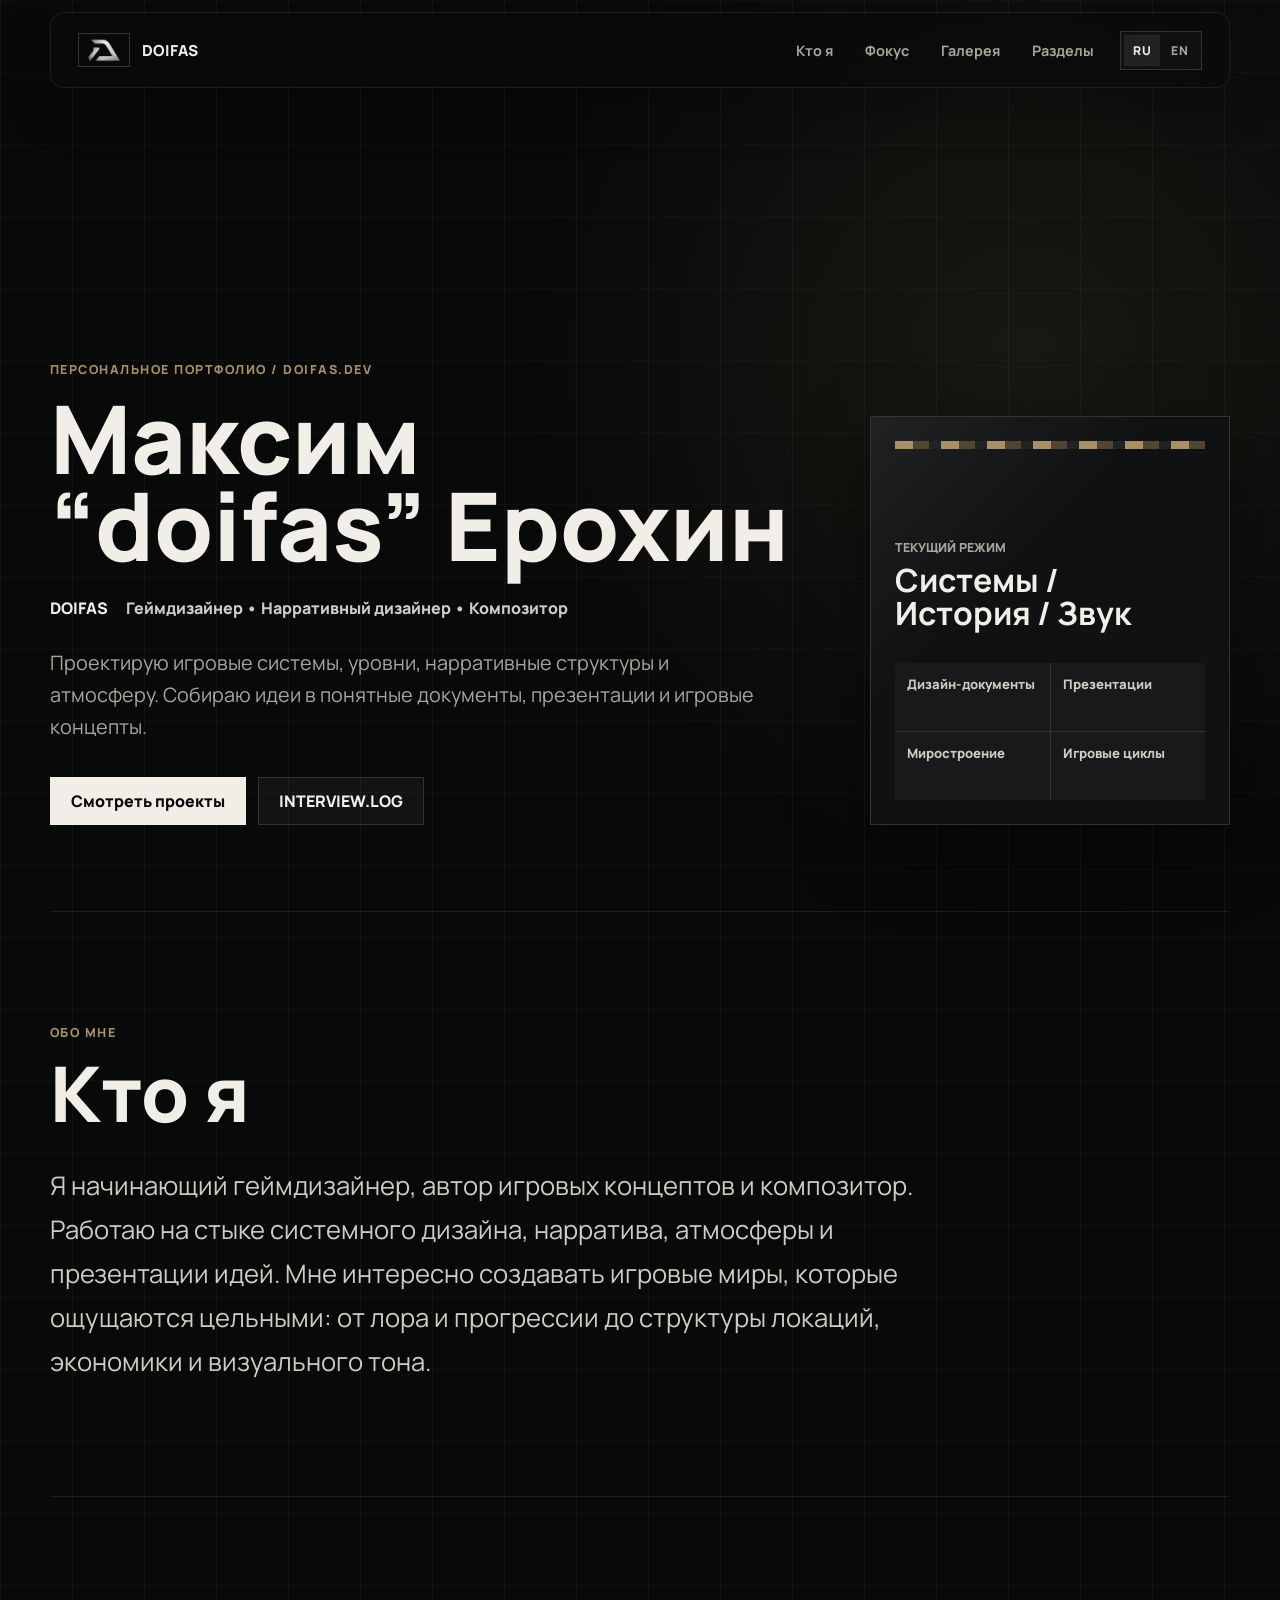
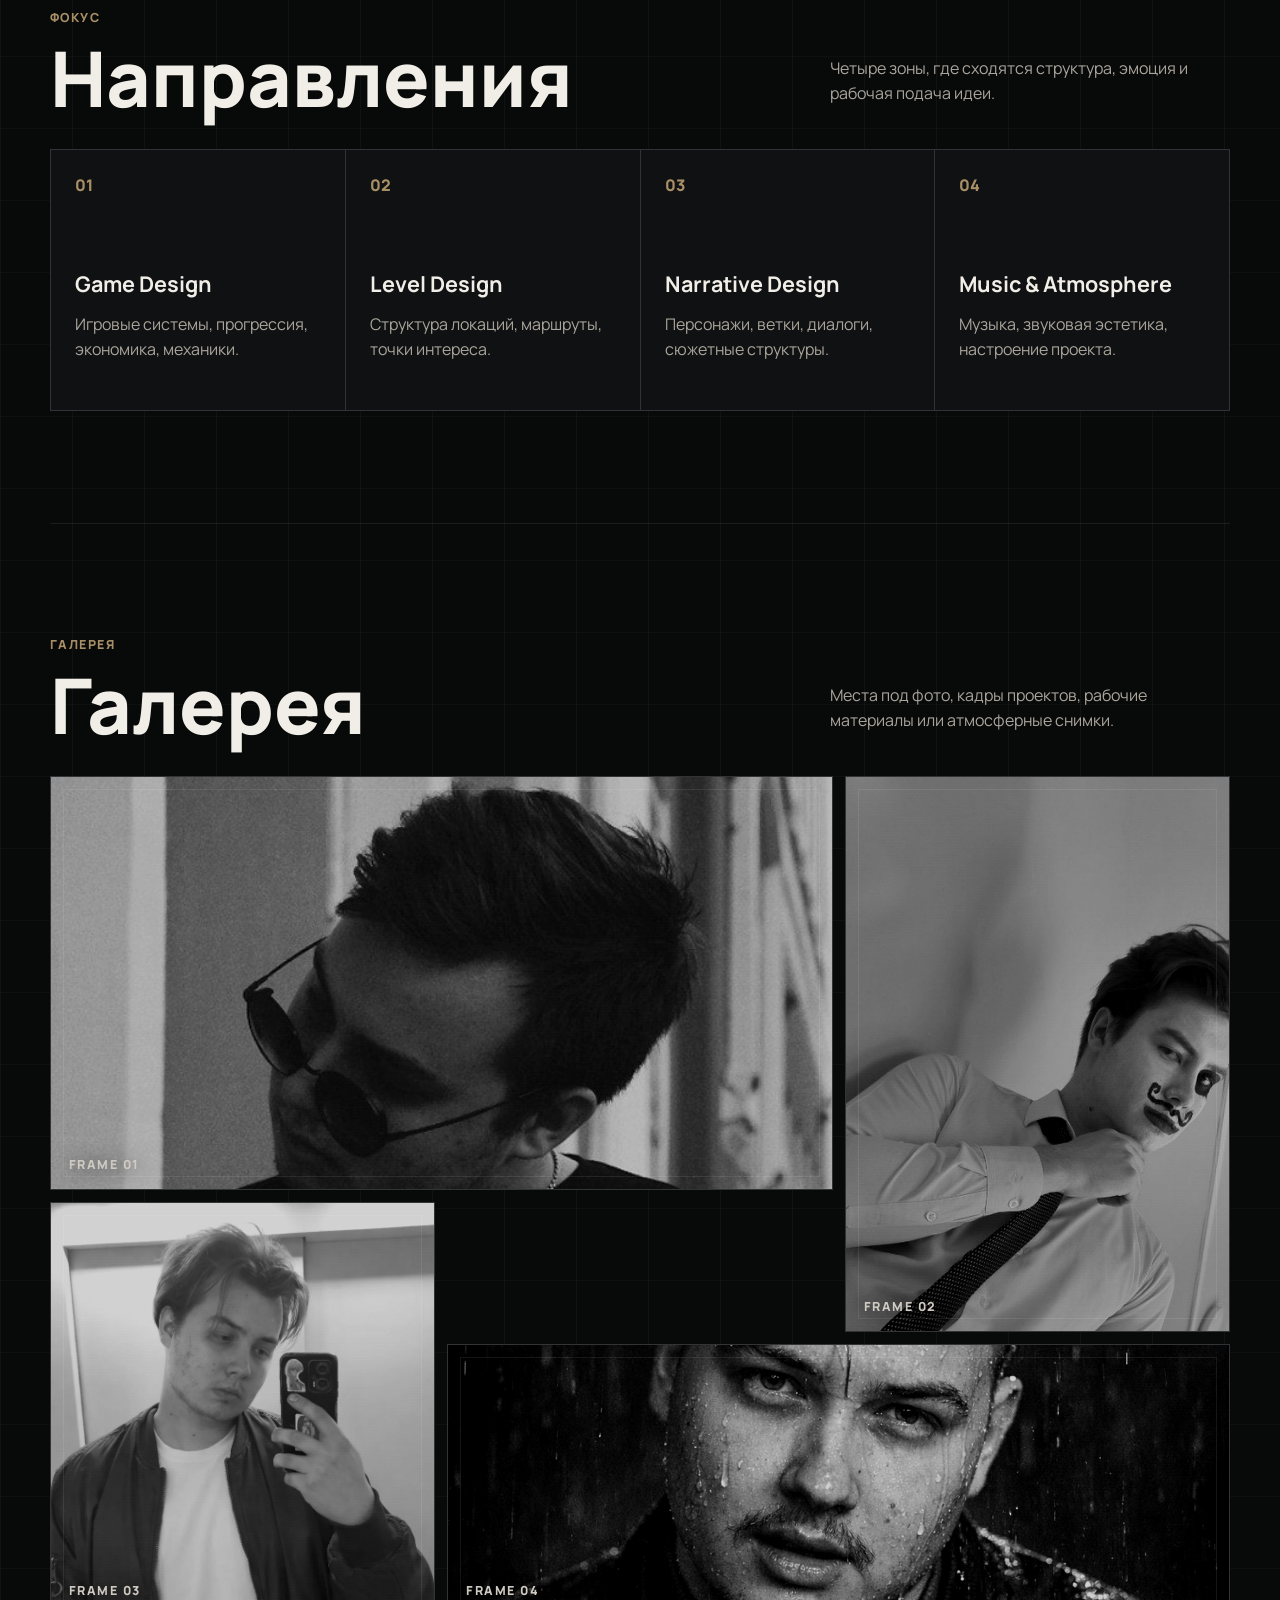
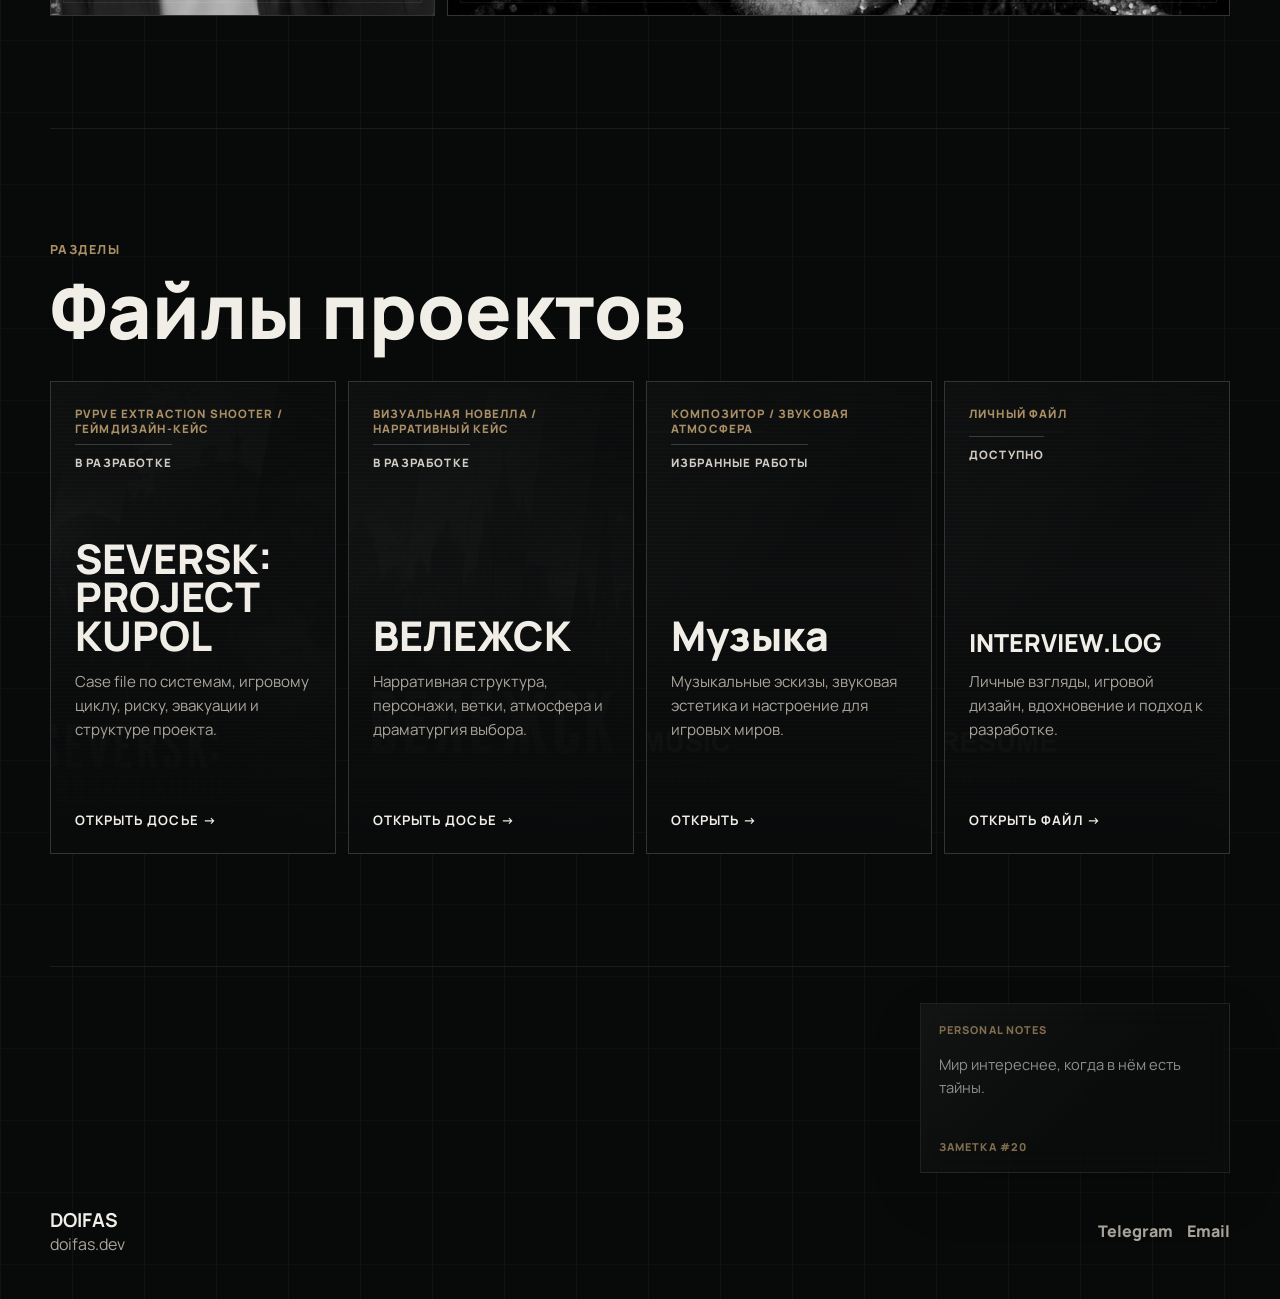
<file: index.html>
<!doctype html>
<html lang="ru">
  <head>
    <meta charset="UTF-8" />
    <meta name="viewport" content="width=device-width, initial-scale=1.0" />
    <meta
      name="description"
      content="DOIFAS — персональный сайт Максима Ерохина, начинающего геймдизайнера, нарративного дизайнера и композитора."
      data-i18n-attr="content:meta.home.description"
    />
    <title>DOIFAS — Геймдизайнер / Нарративный дизайнер / Композитор</title>
    <link rel="icon" href="/favicon.ico" sizes="any" />
    <link rel="icon" type="image/png" sizes="16x16" href="/favicon-16x16.png" />
    <link rel="icon" type="image/png" sizes="32x32" href="/favicon-32x32.png" />
    <link rel="apple-touch-icon" href="/apple-touch-icon.png" />
    <link rel="manifest" href="/manifest.webmanifest" />
    <meta name="theme-color" content="#080909" />
    <meta property="og:type" content="website" />
    <meta property="og:site_name" content="DOIFAS" />
    <meta property="og:title" content="DOIFAS" />
    <meta property="og:description" content="Personal portfolio of Game Designer, Narrative Designer and Composer." />
    <meta property="og:image" content="https://doifas.dev/images/brand/doifas-og.png" />
    <meta property="og:url" content="https://doifas.dev/" />
    <meta name="twitter:card" content="summary_large_image" />
    <meta name="twitter:title" content="DOIFAS" />
    <meta name="twitter:description" content="Personal portfolio of Game Designer, Narrative Designer and Composer." />
    <meta name="twitter:image" content="https://doifas.dev/images/brand/doifas-og.png" />
    <link rel="preconnect" href="https://fonts.googleapis.com" />
    <link rel="preconnect" href="https://fonts.gstatic.com" crossorigin />
    <link
      href="https://fonts.googleapis.com/css2?family=Manrope:wght@400;500;600;700;800&display=swap"
      rel="stylesheet"
    />
    <link rel="stylesheet" href="styles.css" />
  </head>
  <body class="page" data-page-title="title.home">
    <div class="page-transition" aria-hidden="true"></div>
    <div class="site-shell">
      <header class="site-header">
        <a class="brand-mark" href="index.html" aria-label="DOIFAS — на главную" data-i18n-attr="aria-label:aria.brandHome">
          <span class="brand-mark__symbol">
            <img src="images/brand/doifas-logo-mark.png" alt="" />
          </span>
          <span class="brand-mark__text">DOIFAS</span>
        </a>

        <button class="nav-toggle" type="button" aria-label="Открыть меню" aria-expanded="false" data-i18n-attr="aria-label:aria.navToggle">
          <span></span>
          <span></span>
        </button>

        <nav class="site-nav" aria-label="Основная навигация" data-i18n-attr="aria-label:aria.navMain">
          <a href="#about" data-i18n="nav.about">Кто я</a>
          <a href="#focus" data-i18n="nav.focus">Фокус</a>
          <a href="#gallery" data-i18n="nav.gallery">Галерея</a>
          <a href="#sections" data-i18n="nav.sections">Разделы</a>
          <div class="language-switch" aria-label="Language">
            <button type="button" data-language-option="ru" aria-pressed="true">RU</button>
            <button type="button" data-language-option="en" aria-pressed="false">EN</button>
          </div>
        </nav>
      </header>

      <main>
        <section class="hero section-reveal">
          <div class="hero__content">
            <p class="eyebrow" data-i18n="common.portfolio">Персональное портфолио / doifas.dev</p>
            <h1 data-i18n="common.name">Максим “doifas” Ерохин</h1>
            <div class="hero__identity">
              <span>DOIFAS</span>
              <span data-i18n="common.rolesRu">Геймдизайнер • Нарративный дизайнер • Композитор</span>
            </div>
            <p class="hero__text" data-i18n="home.hero.text">
              Проектирую игровые системы, уровни, нарративные структуры и атмосферу. Собираю идеи в понятные документы,
              презентации и игровые концепты.
            </p>
            <div class="hero__actions" aria-label="Главные действия" data-i18n-attr="aria-label:aria.heroActions">
              <a class="button button--primary" href="projects.html" data-i18n="home.hero.projects">Смотреть проекты</a>
              <a class="button button--secondary" href="resume.html" data-i18n="home.hero.interview">INTERVIEW.LOG</a>
            </div>
          </div>

          <aside class="hero-panel" aria-label="Ключевые направления" data-i18n-attr="aria-label:aria.heroPanel">
            <div class="hero-panel__line"></div>
            <div>
              <span class="hero-panel__label" data-i18n="home.panel.modeLabel">Текущий режим</span>
              <strong data-i18n="home.panel.mode">Системы / История / Звук</strong>
            </div>
            <div class="hero-panel__grid">
              <span data-i18n="home.panel.docs">Дизайн-документы</span>
              <span data-i18n="home.panel.decks">Презентации</span>
              <span data-i18n="home.panel.world">Миростроение</span>
              <span data-i18n="home.panel.loops">Игровые циклы</span>
            </div>
          </aside>
        </section>

        <section id="about" class="about section-block section-reveal">
          <div class="section-heading">
            <p class="eyebrow" data-i18n="home.about.eyebrow">Обо мне</p>
            <h2 data-i18n="home.about.title">Кто я</h2>
          </div>
          <p class="section-lead" data-i18n="home.about.text">
            Я начинающий геймдизайнер, автор игровых концептов и композитор. Работаю на стыке системного дизайна,
            нарратива, атмосферы и презентации идей. Мне интересно создавать игровые миры, которые ощущаются цельными:
            от лора и прогрессии до структуры локаций, экономики и визуального тона.
          </p>
        </section>

        <section id="focus" class="section-block section-reveal">
          <div class="section-heading section-heading--split">
            <div>
              <p class="eyebrow" data-i18n="nav.focus">Фокус</p>
              <h2 data-i18n="home.focus.title">Направления</h2>
            </div>
            <p data-i18n="home.focus.lead">Четыре зоны, где сходятся структура, эмоция и рабочая подача идеи.</p>
          </div>

          <div class="focus-grid">
            <article class="focus-card">
              <span class="focus-card__number">01</span>
              <h3>Game Design</h3>
              <p data-i18n="home.focus.gameDesign.text">Игровые системы, прогрессия, экономика, механики.</p>
            </article>
            <article class="focus-card">
              <span class="focus-card__number">02</span>
              <h3>Level Design</h3>
              <p data-i18n="home.focus.levelDesign.text">Структура локаций, маршруты, точки интереса.</p>
            </article>
            <article class="focus-card">
              <span class="focus-card__number">03</span>
              <h3>Narrative Design</h3>
              <p data-i18n="home.focus.narrative.text">Персонажи, ветки, диалоги, сюжетные структуры.</p>
            </article>
            <article class="focus-card">
              <span class="focus-card__number">04</span>
              <h3>Music & Atmosphere</h3>
              <p data-i18n="home.focus.music.text">Музыка, звуковая эстетика, настроение проекта.</p>
            </article>
          </div>
        </section>

        <section id="gallery" class="section-block section-reveal">
          <div class="section-heading section-heading--split">
            <div>
              <p class="eyebrow" data-i18n="common.gallery">Галерея</p>
              <h2 data-i18n="common.gallery">Галерея</h2>
            </div>
            <p data-i18n="home.gallery.lead">Места под фото, кадры проектов, рабочие материалы или атмосферные снимки.</p>
          </div>

          <div class="photo-grid" aria-label="Фотогалерея" data-i18n-attr="aria-label:aria.gallery">
            <figure class="photo-tile photo-1">
              <img src="assets/gallery/frame-01.png" alt="DOIFAS portrait frame 01" loading="lazy" />
              <figcaption>FRAME 01</figcaption>
            </figure>
            <figure class="photo-tile photo-2">
              <img src="assets/gallery/frame-02.png" alt="DOIFAS portrait frame 02" loading="lazy" />
              <figcaption>FRAME 02</figcaption>
            </figure>
            <figure class="photo-tile photo-3">
              <img src="assets/gallery/frame-03.png" alt="DOIFAS portrait frame 03" loading="lazy" />
              <figcaption>FRAME 03</figcaption>
            </figure>
            <figure class="photo-tile photo-4">
              <img src="assets/gallery/frame-04.png" alt="DOIFAS portrait frame 04" loading="lazy" />
              <figcaption>FRAME 04</figcaption>
            </figure>
          </div>
        </section>

        <section id="sections" class="section-block section-reveal">
          <div class="section-heading">
            <p class="eyebrow" data-i18n="home.gateway.eyebrow">Разделы</p>
            <h2 data-i18n="home.gateway.title">Project files</h2>
          </div>

          <div class="gateway-grid">
            <a class="gateway-card gateway-card--seversk" href="projects/seversk.html" data-transition="seversk">
              <div class="gateway-card__meta">
                <span data-i18n="home.card.seversk.type">PvPvE Extraction Shooter / Геймдизайн-кейс</span>
                <span data-i18n="common.inDevelopment">В разработке</span>
              </div>
              <div class="gateway-card__content">
                <h3>SEVERSK: PROJECT KUPOL</h3>
                <p data-i18n="home.card.seversk.desc">
                  Case file по системам, игровому циклу, риску, эвакуации и структуре проекта.
                </p>
              </div>
              <strong data-i18n="common.openDossier">ОТКРЫТЬ ДОСЬЕ →</strong>
            </a>
            <a class="gateway-card gateway-card--visual-novel" href="projects/visual-novel.html" data-transition="novel">
              <div class="gateway-card__meta">
                <span data-i18n="home.card.visual.type">Визуальная новелла / Нарративный кейс</span>
                <span data-i18n="common.inDevelopment">В разработке</span>
              </div>
              <div class="gateway-card__content">
                <h3 data-i18n="home.card.visual.title">ВЕЛЕЖСК</h3>
                <p data-i18n="home.card.visual.desc">Нарративная структура, персонажи, ветки, атмосфера и драматургия выбора.</p>
              </div>
              <strong data-i18n="common.openDossier">ОТКРЫТЬ ДОСЬЕ →</strong>
            </a>
            <a class="gateway-card gateway-card--music" href="#music-modal" data-modal-target="music-modal">
              <div class="gateway-card__meta">
                <span data-i18n="home.card.music.type">Композитор / Звуковая атмосфера</span>
                <span data-i18n="common.selectedWorks">Избранные работы</span>
              </div>
              <div class="gateway-card__content">
                <h3 data-i18n="music.title">Музыка</h3>
                <p data-i18n="home.card.music.desc">Музыкальные эскизы, звуковая эстетика и настроение для игровых миров.</p>
              </div>
              <strong data-i18n="common.explore">ОТКРЫТЬ →</strong>
            </a>
            <a class="gateway-card gateway-card--resume" href="resume.html">
              <div class="gateway-card__meta">
                <span data-i18n="common.personalFile">Личный файл</span>
                <span data-i18n="common.available">Доступно</span>
              </div>
              <div class="gateway-card__content">
                <h3>INTERVIEW.LOG</h3>
                <p data-i18n="home.card.interview.desc">Личные взгляды, игровой дизайн, вдохновение и подход к разработке.</p>
              </div>
              <strong data-i18n="common.openFile">ОТКРЫТЬ ФАЙЛ →</strong>
            </a>
          </div>
        </section>
      </main>

      <footer class="site-footer">
        <div>
          <strong>DOIFAS</strong>
          <span>doifas.dev</span>
        </div>
        <div class="footer-links">
          <a href="https://t.me/doifasss" target="_blank" rel="noreferrer" data-i18n="common.footerTelegram">Telegram</a>
          <a href="mailto:geomastergd@gmail.com" data-i18n="common.footerEmail">Email</a>
        </div>
      </footer>
    </div>

    <div class="modal-backdrop" data-modal-backdrop hidden>
      <section
        id="music-modal"
        class="music-modal"
        role="dialog"
        aria-modal="true"
        aria-labelledby="music-modal-title"
        aria-describedby="music-modal-description"
      >
        <button class="modal-close" type="button" data-modal-close aria-label="Закрыть музыкальные ссылки" data-i18n="music.close" data-i18n-attr="aria-label:aria.musicClose">Закрыть</button>
        <p class="eyebrow" data-i18n="music.eyebrow">Стриминговые ссылки</p>
        <h2 id="music-modal-title" data-i18n="music.title">Музыка</h2>
        <p class="music-modal__subtitle" data-i18n="music.subtitle">Авторские работы</p>
        <p id="music-modal-description" class="music-modal__copy" data-i18n="music.copy">
          Музыку можно послушать на стриминговых площадках.
        </p>

        <div class="music-links">
          <a href="https://open.spotify.com/artist/0o04Oi56wGW53kVYITPEuU?si=a4g-IAWeQBKQizqT0Dy39Q" target="_blank" rel="noreferrer">
            <span>Spotify</span>
            <small data-i18n="music.spotify.desc">Глобальная стриминговая площадка</small>
            <strong data-i18n="music.listen">СЛУШАТЬ →</strong>
          </a>
          <a href="https://music.yandex.ru/artist/12401698?utm_source=web&utm_medium=copy_link" target="_blank" rel="noreferrer">
            <span data-i18n="music.yandex">Яндекс Музыка</span>
            <small data-i18n="music.yandex.desc">Российская стриминговая площадка</small>
            <strong data-i18n="music.listen">СЛУШАТЬ →</strong>
          </a>
          <a href="https://music.apple.com/ru/artist/d01f4s/1542025923" target="_blank" rel="noreferrer">
            <span>Apple Music</span>
            <small data-i18n="music.apple.desc">Стриминговая площадка Apple</small>
            <strong data-i18n="music.listen">СЛУШАТЬ →</strong>
          </a>
        </div>
      </section>
    </div>

    <script src="script.js"></script>
  </body>
</html>
</file>
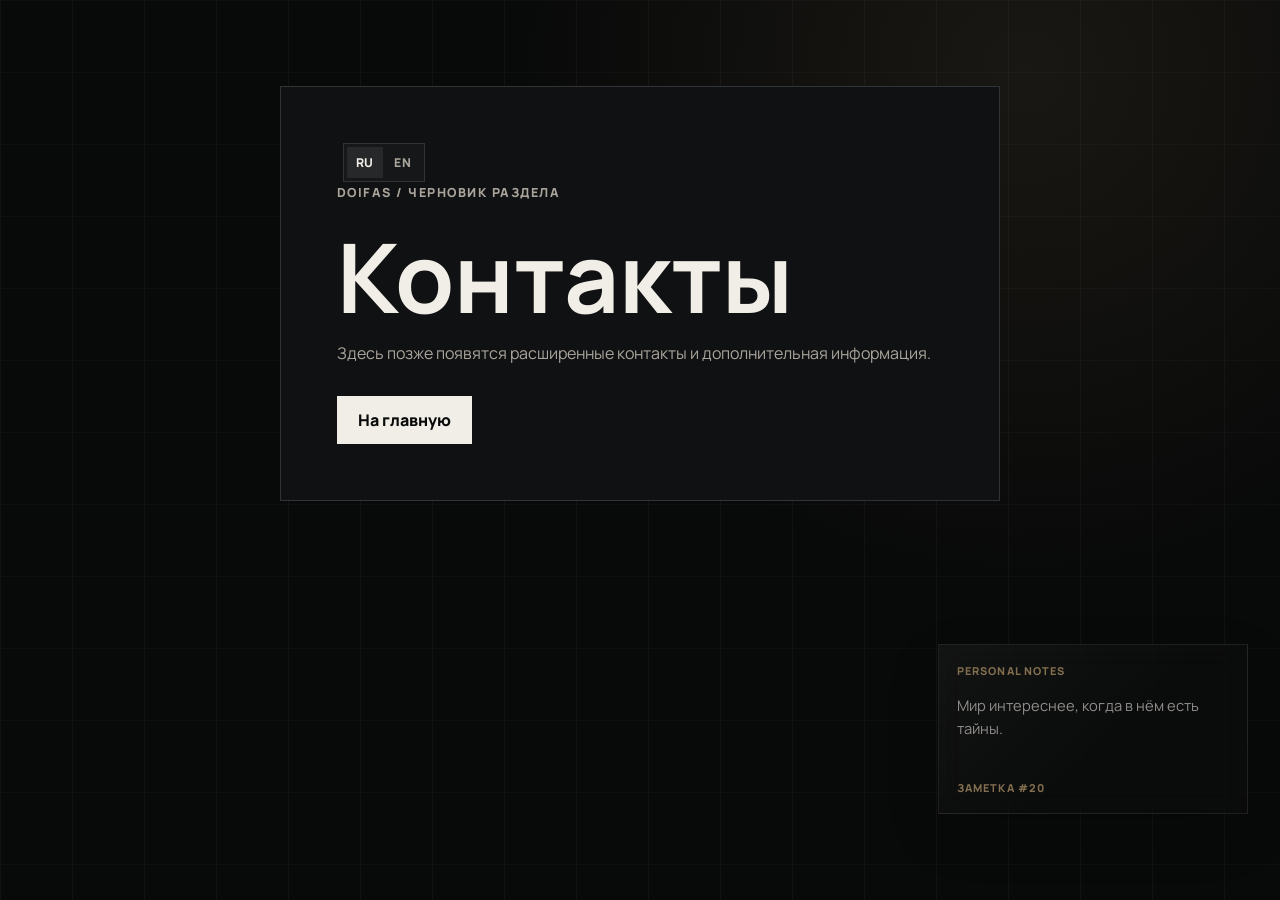
<file: about.html>
<!doctype html>
<html lang="ru">
  <head>
    <meta charset="UTF-8" />
    <meta name="viewport" content="width=device-width, initial-scale=1.0" />
    <title>DOIFAS — Contacts</title>
    <link rel="icon" href="/favicon.ico" sizes="any" />
    <link rel="icon" type="image/png" sizes="16x16" href="/favicon-16x16.png" />
    <link rel="icon" type="image/png" sizes="32x32" href="/favicon-32x32.png" />
    <link rel="apple-touch-icon" href="/apple-touch-icon.png" />
    <link rel="manifest" href="/manifest.webmanifest" />
    <meta name="theme-color" content="#080909" />
    <meta property="og:type" content="website" />
    <meta property="og:site_name" content="DOIFAS" />
    <meta property="og:title" content="DOIFAS" />
    <meta property="og:description" content="Personal portfolio of Game Designer, Narrative Designer and Composer." />
    <meta property="og:image" content="https://doifas.dev/images/brand/doifas-og.png" />
    <meta property="og:url" content="https://doifas.dev/" />
    <meta name="twitter:card" content="summary_large_image" />
    <meta name="twitter:title" content="DOIFAS" />
    <meta name="twitter:description" content="Personal portfolio of Game Designer, Narrative Designer and Composer." />
    <meta name="twitter:image" content="https://doifas.dev/images/brand/doifas-og.png" />
    <link rel="preconnect" href="https://fonts.googleapis.com" />
    <link rel="preconnect" href="https://fonts.gstatic.com" crossorigin />
    <link href="https://fonts.googleapis.com/css2?family=Manrope:wght@400;700;800&display=swap" rel="stylesheet" />
    <link rel="stylesheet" href="styles.css" />
  </head>
  <body class="stub-page">
    <main class="stub-card">
      <div class="language-switch" aria-label="Language">
        <button type="button" data-language-option="ru" aria-pressed="true">RU</button>
        <button type="button" data-language-option="en" aria-pressed="false">EN</button>
      </div>
      <p class="eyebrow" data-i18n="stub.eyebrow">DOIFAS / Черновик раздела</p>
      <h1 data-i18n="stub.about.title">Контакты</h1>
      <p data-i18n="stub.about.copy">Здесь позже появятся расширенные контакты и дополнительная информация.</p>
      <a class="button button--primary" href="index.html" data-i18n="stub.home">На главную</a>
    </main>
    <script src="script.js"></script>
  </body>
</html>
</file>
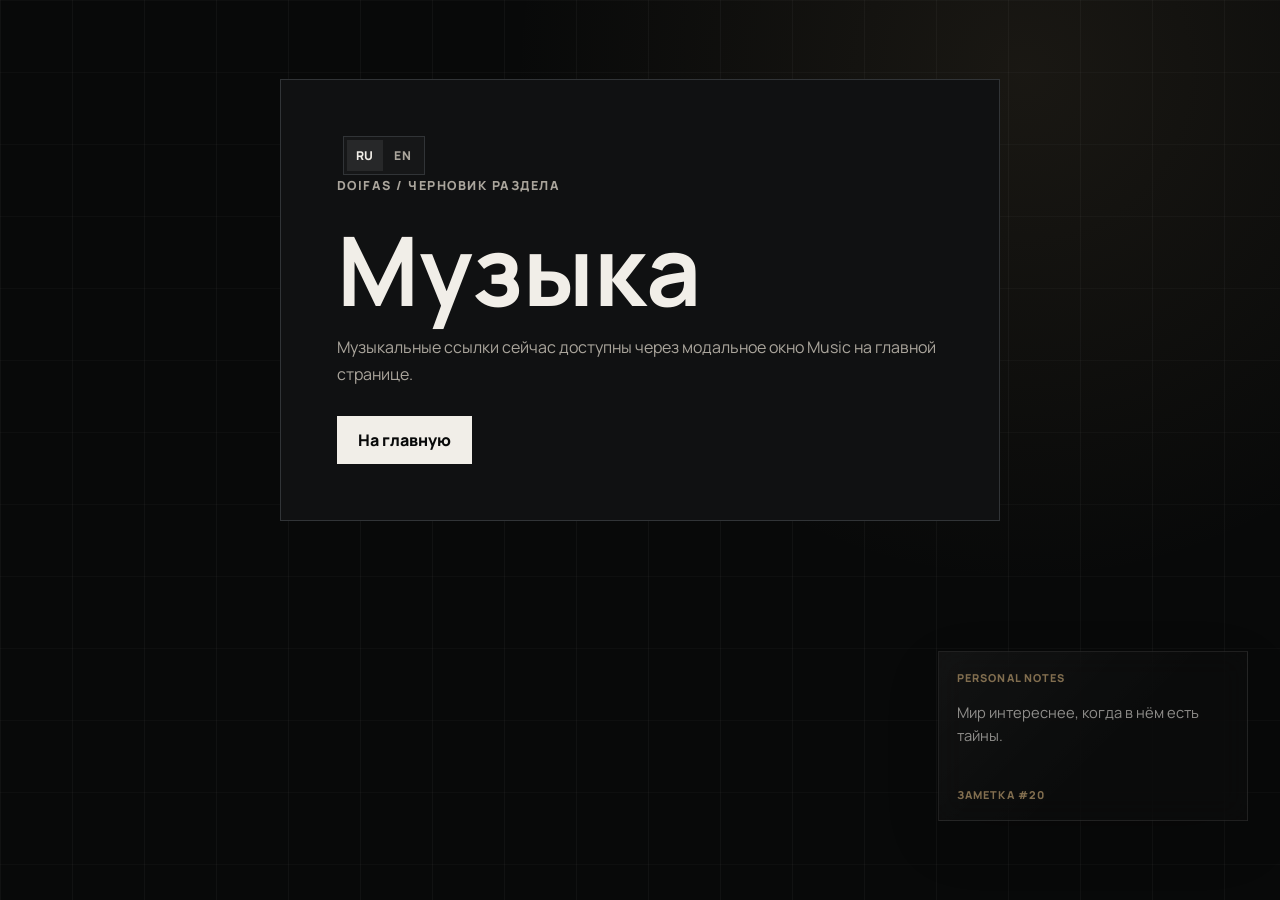
<file: music.html>
<!doctype html>
<html lang="ru">
  <head>
    <meta charset="UTF-8" />
    <meta name="viewport" content="width=device-width, initial-scale=1.0" />
    <title>DOIFAS — Music</title>
    <link rel="icon" href="/favicon.ico" sizes="any" />
    <link rel="icon" type="image/png" sizes="16x16" href="/favicon-16x16.png" />
    <link rel="icon" type="image/png" sizes="32x32" href="/favicon-32x32.png" />
    <link rel="apple-touch-icon" href="/apple-touch-icon.png" />
    <link rel="manifest" href="/manifest.webmanifest" />
    <meta name="theme-color" content="#080909" />
    <meta property="og:type" content="website" />
    <meta property="og:site_name" content="DOIFAS" />
    <meta property="og:title" content="DOIFAS" />
    <meta property="og:description" content="Personal portfolio of Game Designer, Narrative Designer and Composer." />
    <meta property="og:image" content="https://doifas.dev/images/brand/doifas-og.png" />
    <meta property="og:url" content="https://doifas.dev/" />
    <meta name="twitter:card" content="summary_large_image" />
    <meta name="twitter:title" content="DOIFAS" />
    <meta name="twitter:description" content="Personal portfolio of Game Designer, Narrative Designer and Composer." />
    <meta name="twitter:image" content="https://doifas.dev/images/brand/doifas-og.png" />
    <link rel="preconnect" href="https://fonts.googleapis.com" />
    <link rel="preconnect" href="https://fonts.gstatic.com" crossorigin />
    <link href="https://fonts.googleapis.com/css2?family=Manrope:wght@400;700;800&display=swap" rel="stylesheet" />
    <link rel="stylesheet" href="styles.css" />
  </head>
  <body class="stub-page">
    <main class="stub-card">
      <div class="language-switch" aria-label="Language">
        <button type="button" data-language-option="ru" aria-pressed="true">RU</button>
        <button type="button" data-language-option="en" aria-pressed="false">EN</button>
      </div>
      <p class="eyebrow" data-i18n="stub.eyebrow">DOIFAS / Черновик раздела</p>
      <h1 data-i18n="stub.music.title">Музыка</h1>
      <p data-i18n="stub.music.copy">Музыкальные ссылки сейчас доступны через модальное окно Music на главной странице.</p>
      <a class="button button--primary" href="index.html#sections" data-i18n="stub.home">На главную</a>
    </main>
    <script src="script.js"></script>
  </body>
</html>
</file>
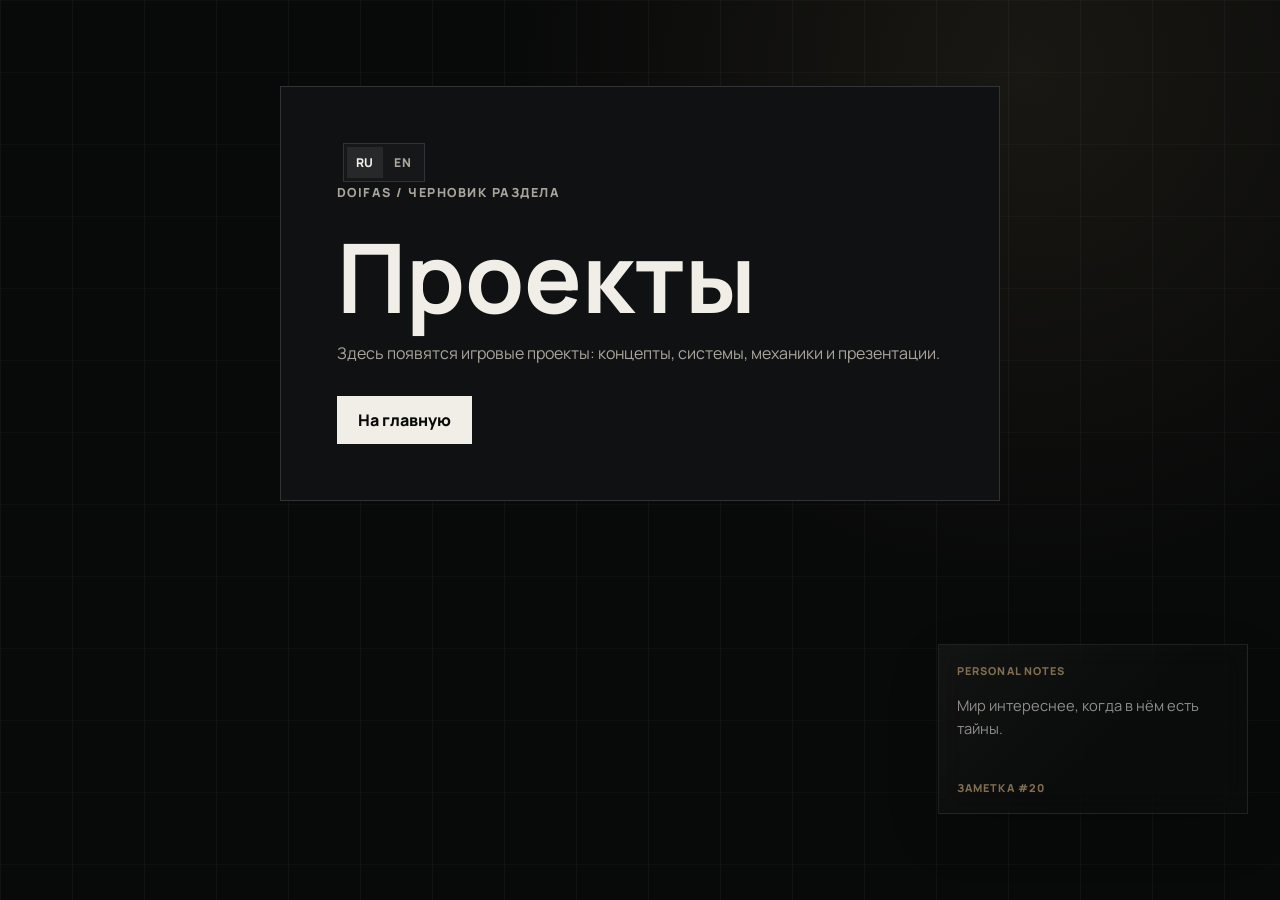
<file: projects.html>
<!doctype html>
<html lang="ru">
  <head>
    <meta charset="UTF-8" />
    <meta name="viewport" content="width=device-width, initial-scale=1.0" />
    <title>DOIFAS — Projects</title>
    <link rel="icon" href="/favicon.ico" sizes="any" />
    <link rel="icon" type="image/png" sizes="16x16" href="/favicon-16x16.png" />
    <link rel="icon" type="image/png" sizes="32x32" href="/favicon-32x32.png" />
    <link rel="apple-touch-icon" href="/apple-touch-icon.png" />
    <link rel="manifest" href="/manifest.webmanifest" />
    <meta name="theme-color" content="#080909" />
    <meta property="og:type" content="website" />
    <meta property="og:site_name" content="DOIFAS" />
    <meta property="og:title" content="DOIFAS" />
    <meta property="og:description" content="Personal portfolio of Game Designer, Narrative Designer and Composer." />
    <meta property="og:image" content="https://doifas.dev/images/brand/doifas-og.png" />
    <meta property="og:url" content="https://doifas.dev/" />
    <meta name="twitter:card" content="summary_large_image" />
    <meta name="twitter:title" content="DOIFAS" />
    <meta name="twitter:description" content="Personal portfolio of Game Designer, Narrative Designer and Composer." />
    <meta name="twitter:image" content="https://doifas.dev/images/brand/doifas-og.png" />
    <link rel="preconnect" href="https://fonts.googleapis.com" />
    <link rel="preconnect" href="https://fonts.gstatic.com" crossorigin />
    <link href="https://fonts.googleapis.com/css2?family=Manrope:wght@400;700;800&display=swap" rel="stylesheet" />
    <link rel="stylesheet" href="styles.css" />
  </head>
  <body class="stub-page">
    <main class="stub-card">
      <div class="language-switch" aria-label="Language">
        <button type="button" data-language-option="ru" aria-pressed="true">RU</button>
        <button type="button" data-language-option="en" aria-pressed="false">EN</button>
      </div>
      <p class="eyebrow" data-i18n="stub.eyebrow">DOIFAS / Черновик раздела</p>
      <h1 data-i18n="stub.projects.title">Проекты</h1>
      <p data-i18n="stub.projects.copy">Здесь появятся игровые проекты: концепты, системы, механики и презентации.</p>
      <a class="button button--primary" href="index.html" data-i18n="stub.home">На главную</a>
    </main>
    <script src="script.js"></script>
  </body>
</html>
</file>
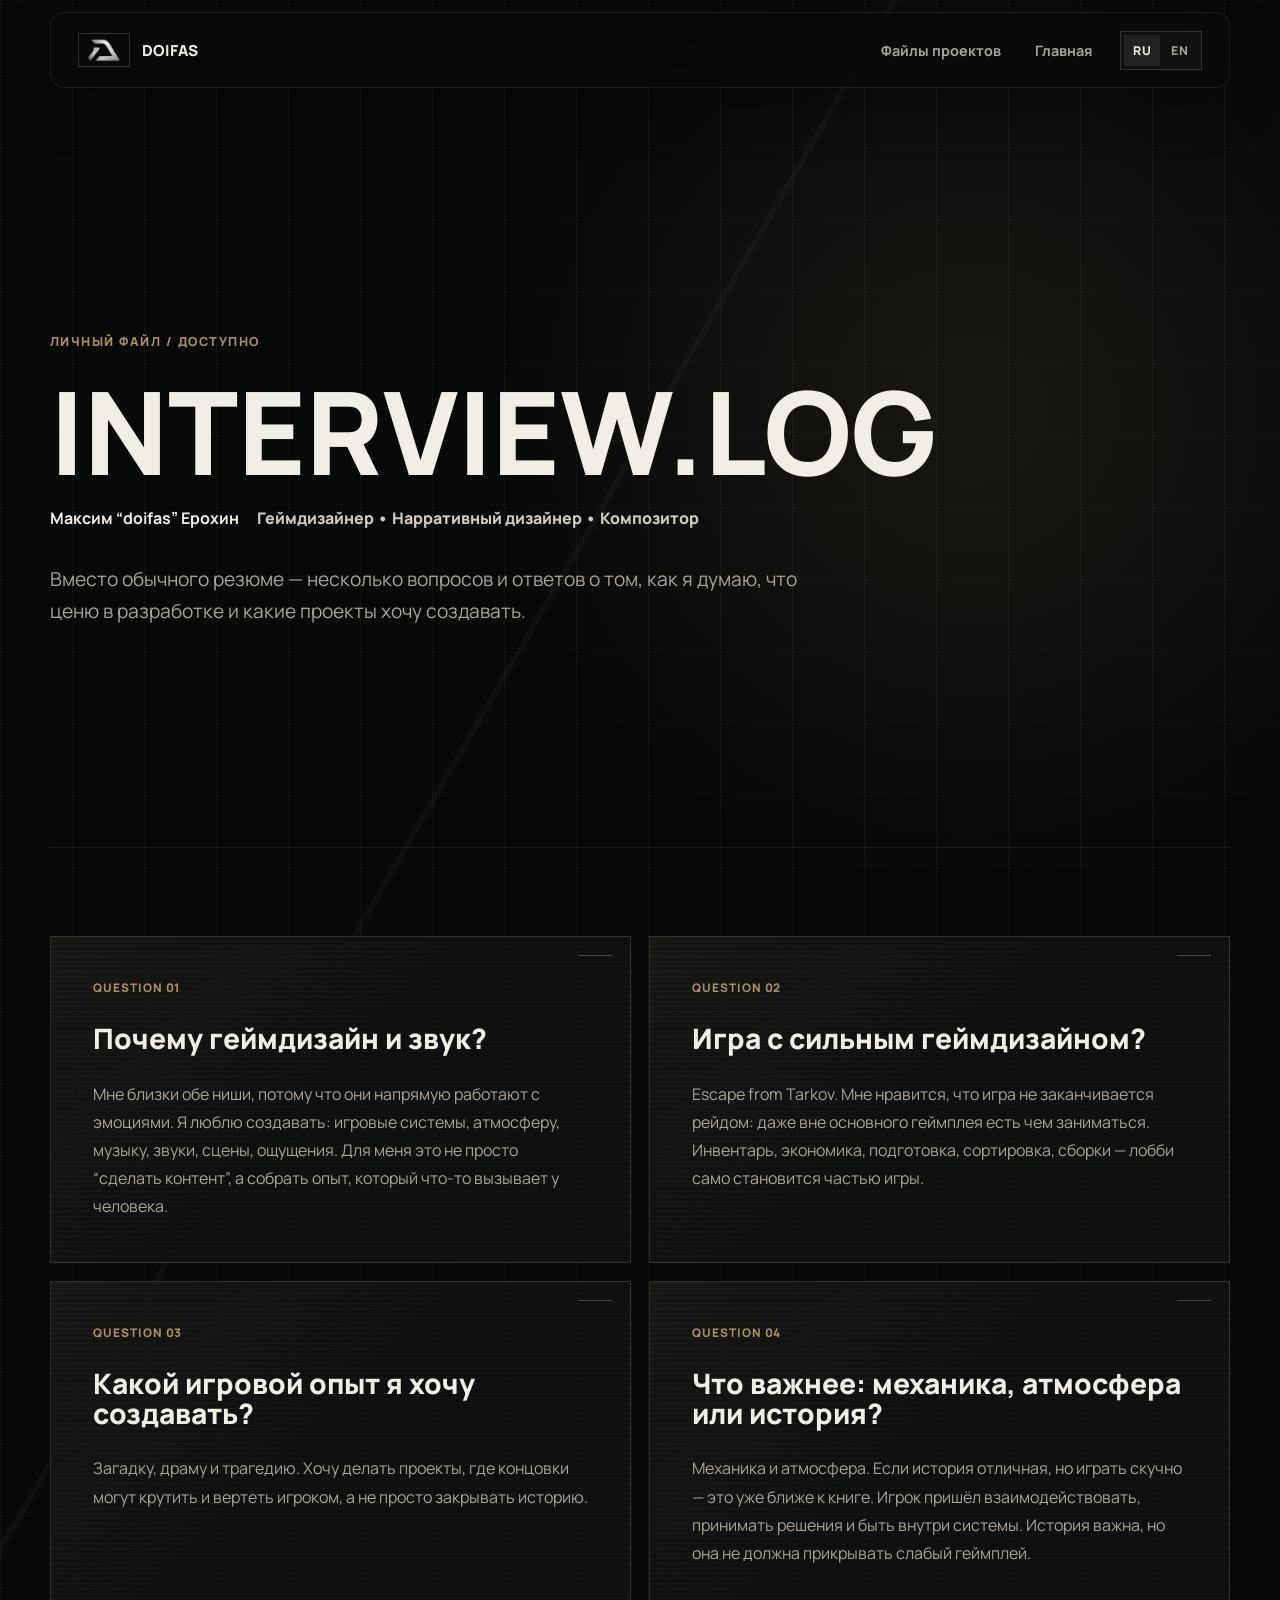
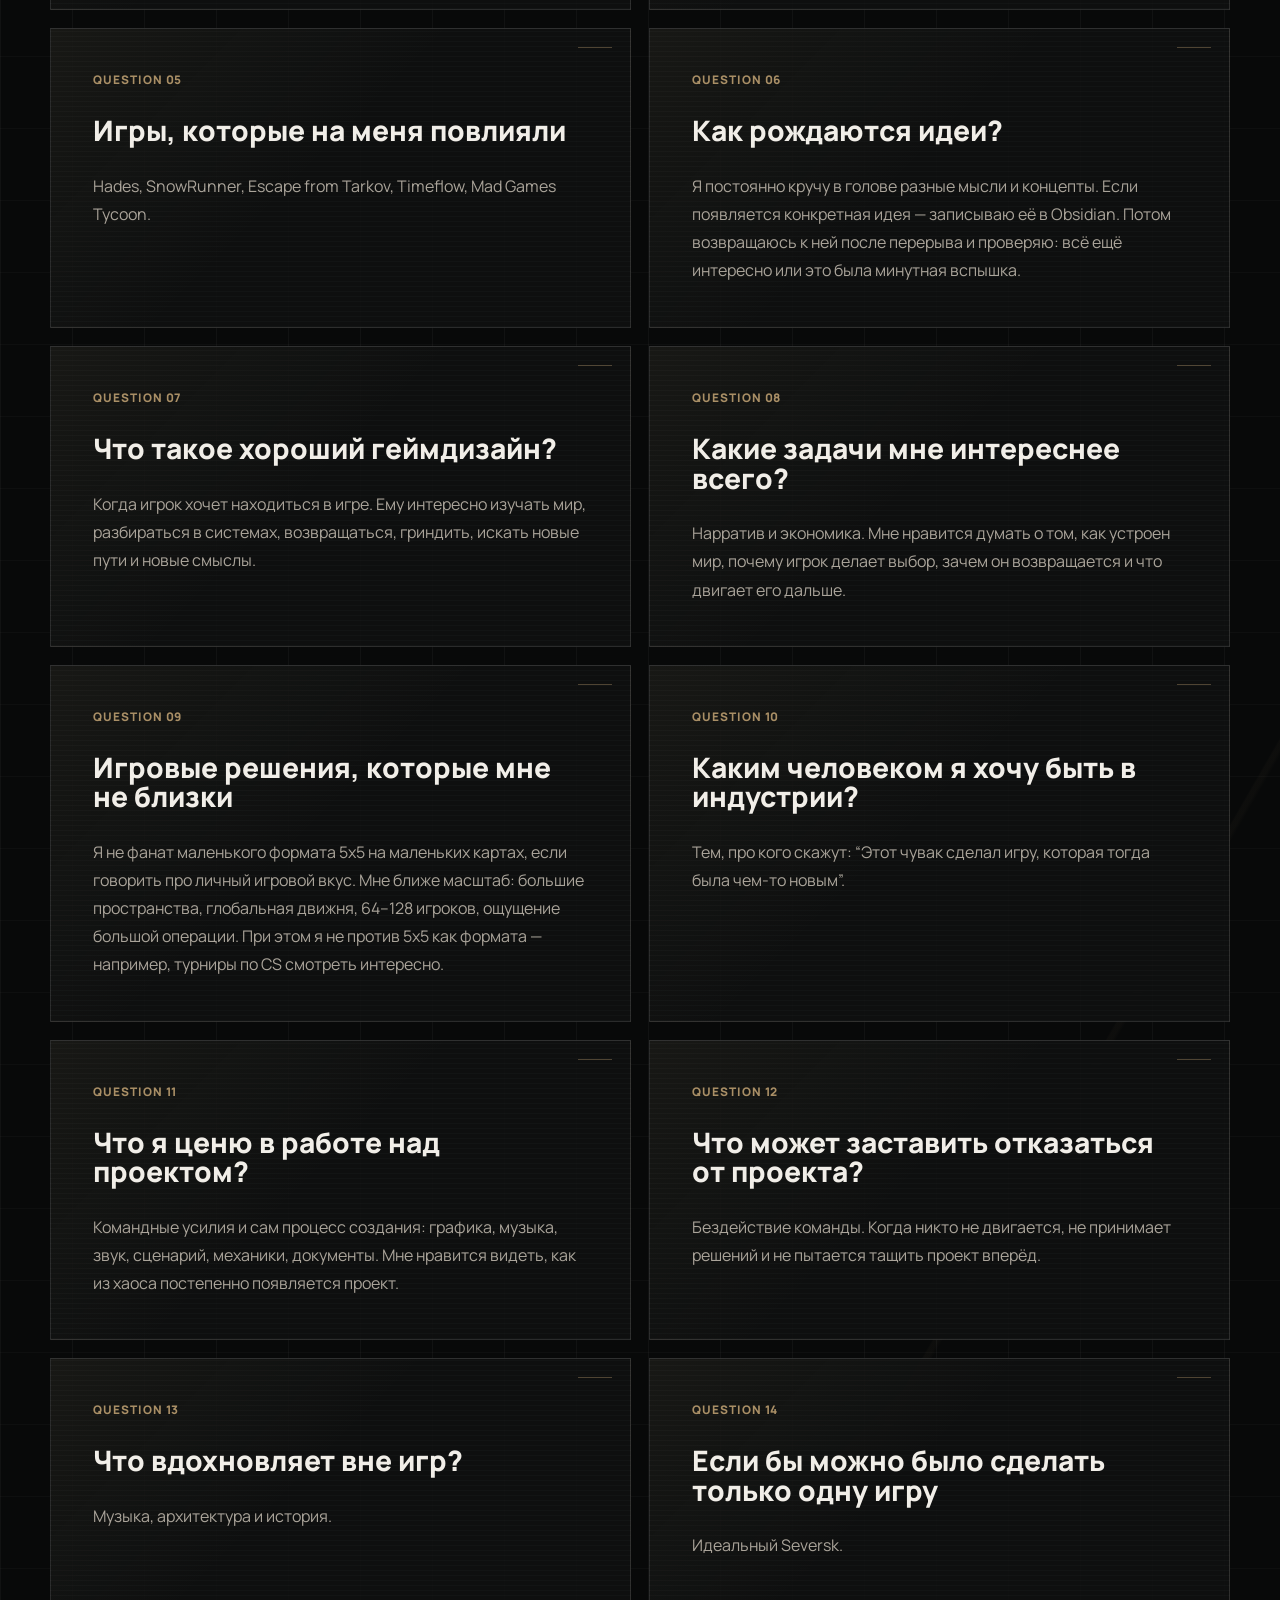
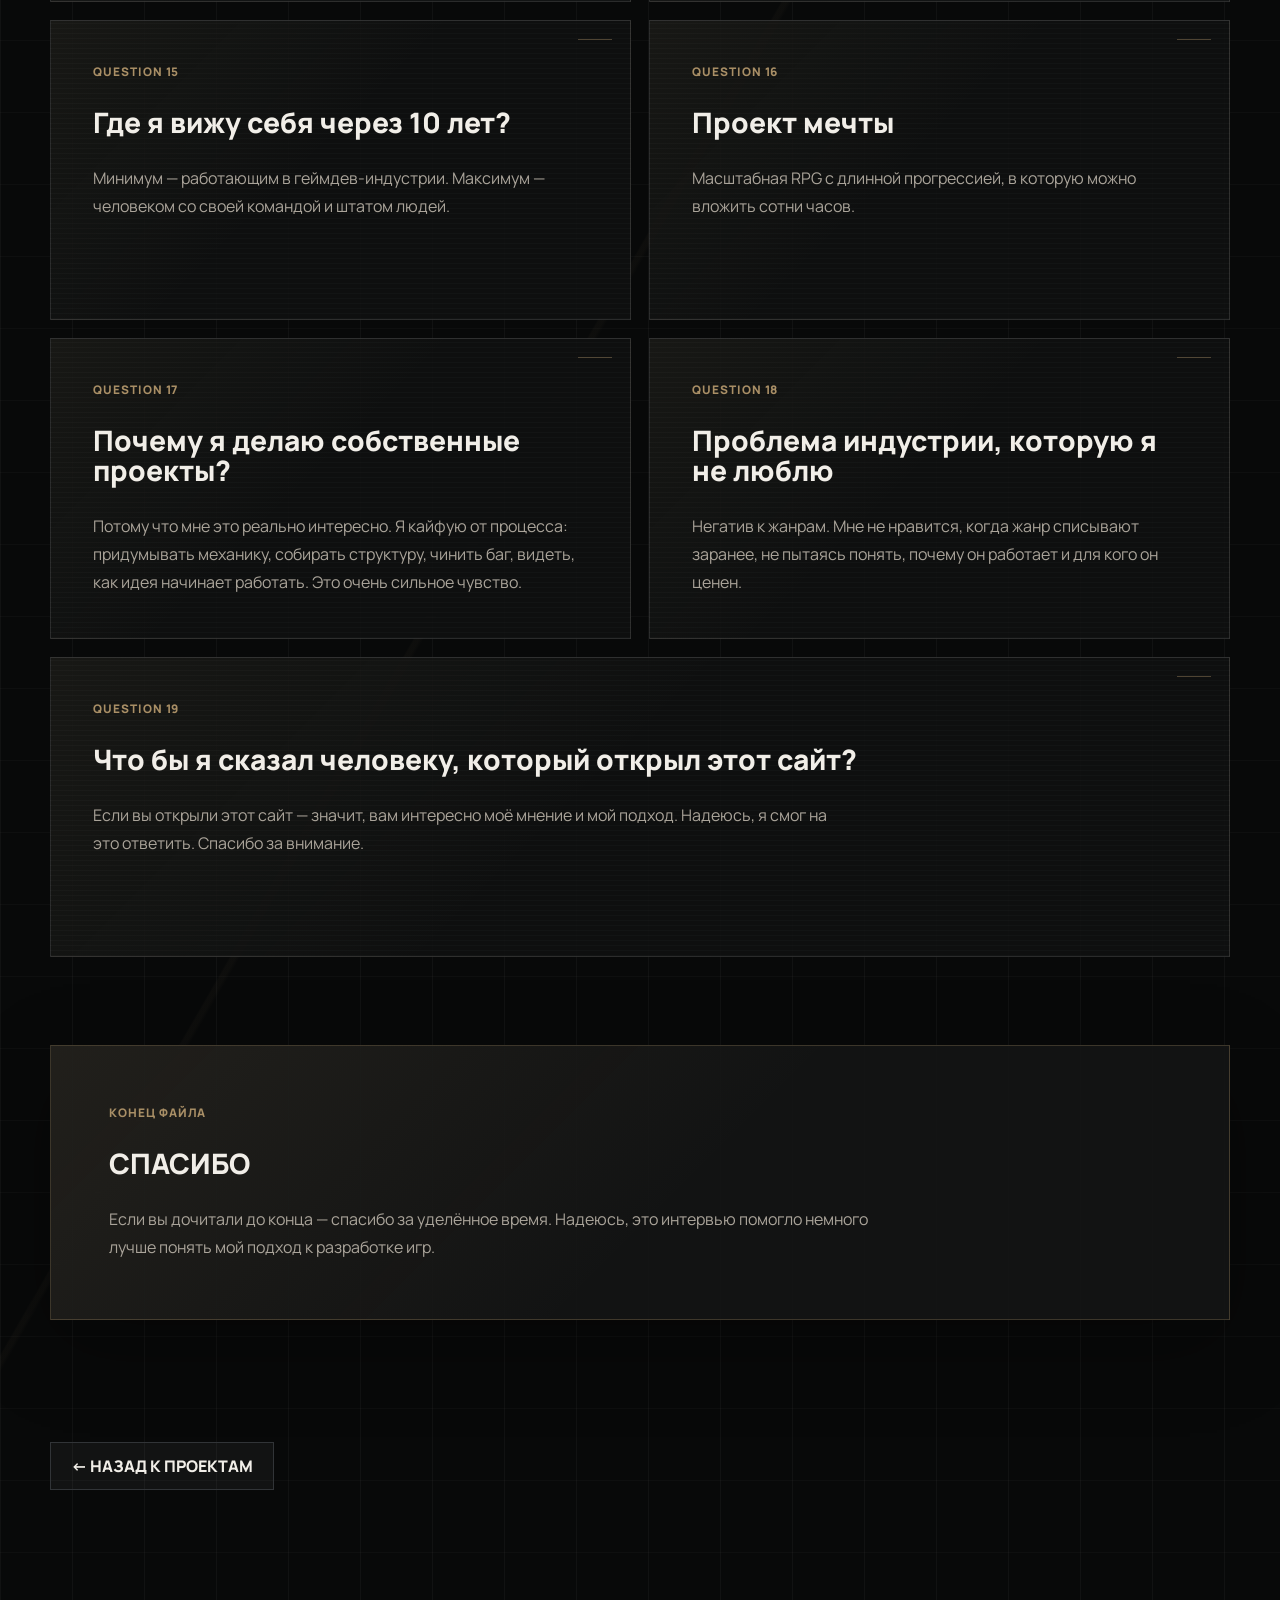
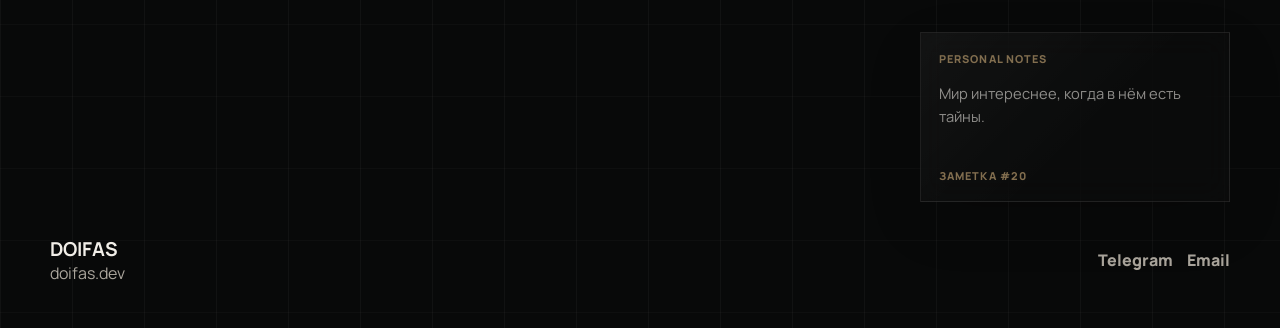
<file: resume.html>
<!doctype html>
<html lang="ru">
  <head>
    <meta charset="UTF-8" />
    <meta name="viewport" content="width=device-width, initial-scale=1.0" />
    <meta
      name="description"
      content="INTERVIEW.LOG — вопросы и ответы о подходе Максима doifas Ерохина к геймдизайну, нарративу и разработке."
      data-i18n-attr="content:meta.interview.description"
    />
    <title>DOIFAS — INTERVIEW.LOG</title>
    <link rel="icon" href="/favicon.ico" sizes="any" />
    <link rel="icon" type="image/png" sizes="16x16" href="/favicon-16x16.png" />
    <link rel="icon" type="image/png" sizes="32x32" href="/favicon-32x32.png" />
    <link rel="apple-touch-icon" href="/apple-touch-icon.png" />
    <link rel="manifest" href="/manifest.webmanifest" />
    <meta name="theme-color" content="#080909" />
    <meta property="og:type" content="website" />
    <meta property="og:site_name" content="DOIFAS" />
    <meta property="og:title" content="DOIFAS" />
    <meta property="og:description" content="Personal portfolio of Game Designer, Narrative Designer and Composer." />
    <meta property="og:image" content="https://doifas.dev/images/brand/doifas-og.png" />
    <meta property="og:url" content="https://doifas.dev/" />
    <meta name="twitter:card" content="summary_large_image" />
    <meta name="twitter:title" content="DOIFAS" />
    <meta name="twitter:description" content="Personal portfolio of Game Designer, Narrative Designer and Composer." />
    <meta name="twitter:image" content="https://doifas.dev/images/brand/doifas-og.png" />
    <link rel="preconnect" href="https://fonts.googleapis.com" />
    <link rel="preconnect" href="https://fonts.gstatic.com" crossorigin />
    <link
      href="https://fonts.googleapis.com/css2?family=Manrope:wght@400;500;600;700;800&display=swap"
      rel="stylesheet"
    />
    <link rel="stylesheet" href="styles.css" />
  </head>
  <body class="page case-page interview-page" data-page-title="title.interview">
    <div class="page-transition" aria-hidden="true"></div>
    <div class="site-shell case-shell interview-shell">
      <header class="site-header">
        <a class="brand-mark" href="index.html" aria-label="DOIFAS — на главную" data-i18n-attr="aria-label:aria.brandHome">
          <span class="brand-mark__symbol">
            <img src="images/brand/doifas-logo-mark.png" alt="" />
          </span>
          <span class="brand-mark__text">DOIFAS</span>
        </a>
        <nav class="site-nav site-nav--case" aria-label="Навигация интервью" data-i18n-attr="aria-label:aria.navInterview">
          <a href="index.html#sections" data-i18n="nav.projectFiles">Project files</a>
          <a href="index.html" data-i18n="nav.home">Главная</a>
          <div class="language-switch" aria-label="Language">
            <button type="button" data-language-option="ru" aria-pressed="true">RU</button>
            <button type="button" data-language-option="en" aria-pressed="false">EN</button>
          </div>
        </nav>
      </header>

      <main class="interview-log">
        <section class="interview-hero">
          <p class="eyebrow" data-i18n="interview.eyebrow">Личный файл / Доступно</p>
          <h1>INTERVIEW.LOG</h1>
          <div class="interview-identity">
            <strong data-i18n="common.name">Максим “doifas” Ерохин</strong>
            <span data-i18n="common.rolesRu">Геймдизайнер • Нарративный дизайнер • Композитор</span>
          </div>
          <p data-i18n="interview.hero">
            Вместо обычного резюме — несколько вопросов и ответов о том, как я думаю, что ценю в разработке и какие
            проекты хочу создавать.
          </p>
        </section>

        <section class="interview-grid" aria-label="Interview questions">
          <article class="interview-card" data-interview-index="0">
            <span data-interview-label>Question 01</span>
            <h2 data-interview-question>Почему геймдизайн и звук?</h2>
            <p data-interview-answer>Мне близки обе ниши, потому что они напрямую работают с эмоциями. Я люблю создавать: игровые системы, атмосферу, музыку, звуки, сцены, ощущения. Для меня это не просто “сделать контент”, а собрать опыт, который что-то вызывает у человека.</p>
          </article>
          <article class="interview-card" data-interview-index="1">
            <span data-interview-label>Question 02</span>
            <h2 data-interview-question>Игра с сильным геймдизайном?</h2>
            <p data-interview-answer>Escape from Tarkov. Мне нравится, что игра не заканчивается рейдом: даже вне основного геймплея есть чем заниматься. Инвентарь, экономика, подготовка, сортировка, сборки — лобби само становится частью игры.</p>
          </article>
          <article class="interview-card" data-interview-index="2">
            <span data-interview-label>Question 03</span>
            <h2 data-interview-question>Какой игровой опыт я хочу создавать?</h2>
            <p data-interview-answer>Загадку, драму и трагедию. Хочу делать проекты, где концовки могут крутить и вертеть игроком, а не просто закрывать историю.</p>
          </article>
          <article class="interview-card" data-interview-index="3">
            <span data-interview-label>Question 04</span>
            <h2 data-interview-question>Что важнее: механика, атмосфера или история?</h2>
            <p data-interview-answer>Механика и атмосфера. Если история отличная, но играть скучно — это уже ближе к книге. Игрок пришёл взаимодействовать, принимать решения и быть внутри системы. История важна, но она не должна прикрывать слабый геймплей.</p>
          </article>
          <article class="interview-card interview-card--compact" data-interview-index="4">
            <span data-interview-label>Question 05</span>
            <h2 data-interview-question>Игры, которые на меня повлияли</h2>
            <p data-interview-answer>Hades, SnowRunner, Escape from Tarkov, Timeflow, Mad Games Tycoon.</p>
          </article>
          <article class="interview-card" data-interview-index="5">
            <span data-interview-label>Question 06</span>
            <h2 data-interview-question>Как рождаются идеи?</h2>
            <p data-interview-answer>Я постоянно кручу в голове разные мысли и концепты. Если появляется конкретная идея — записываю её в Obsidian. Потом возвращаюсь к ней после перерыва и проверяю: всё ещё интересно или это была минутная вспышка.</p>
          </article>
          <article class="interview-card" data-interview-index="6">
            <span data-interview-label>Question 07</span>
            <h2 data-interview-question>Что такое хороший геймдизайн?</h2>
            <p data-interview-answer>Когда игрок хочет находиться в игре. Ему интересно изучать мир, разбираться в системах, возвращаться, гриндить, искать новые пути и новые смыслы.</p>
          </article>
          <article class="interview-card interview-card--compact" data-interview-index="7">
            <span data-interview-label>Question 08</span>
            <h2 data-interview-question>Какие задачи мне интереснее всего?</h2>
            <p data-interview-answer>Нарратив и экономика. Мне нравится думать о том, как устроен мир, почему игрок делает выбор, зачем он возвращается и что двигает его дальше.</p>
          </article>
          <article class="interview-card" data-interview-index="8">
            <span data-interview-label>Question 09</span>
            <h2 data-interview-question>Игровые решения, которые мне не близки</h2>
            <p data-interview-answer>Я не фанат маленького формата 5x5 на маленьких картах, если говорить про личный игровой вкус. Мне ближе масштаб: большие пространства, глобальная движня, 64–128 игроков, ощущение большой операции. При этом я не против 5x5 как формата — например, турниры по CS смотреть интересно.</p>
          </article>
          <article class="interview-card interview-card--compact" data-interview-index="9">
            <span data-interview-label>Question 10</span>
            <h2 data-interview-question>Каким человеком я хочу быть в индустрии?</h2>
            <p data-interview-answer>Тем, про кого скажут: “Этот чувак сделал игру, которая тогда была чем-то новым”.</p>
          </article>
          <article class="interview-card" data-interview-index="10">
            <span data-interview-label>Question 11</span>
            <h2 data-interview-question>Что я ценю в работе над проектом?</h2>
            <p data-interview-answer>Командные усилия и сам процесс создания: графика, музыка, звук, сценарий, механики, документы. Мне нравится видеть, как из хаоса постепенно появляется проект.</p>
          </article>
          <article class="interview-card interview-card--compact" data-interview-index="11">
            <span data-interview-label>Question 12</span>
            <h2 data-interview-question>Что может заставить отказаться от проекта?</h2>
            <p data-interview-answer>Бездействие команды. Когда никто не двигается, не принимает решений и не пытается тащить проект вперёд.</p>
          </article>
          <article class="interview-card interview-card--compact" data-interview-index="12">
            <span data-interview-label>Question 13</span>
            <h2 data-interview-question>Что вдохновляет вне игр?</h2>
            <p data-interview-answer>Музыка, архитектура и история.</p>
          </article>
          <article class="interview-card interview-card--compact" data-interview-index="13">
            <span data-interview-label>Question 14</span>
            <h2 data-interview-question>Если бы можно было сделать только одну игру</h2>
            <p data-interview-answer>Идеальный Seversk.</p>
          </article>
          <article class="interview-card" data-interview-index="14">
            <span data-interview-label>Question 15</span>
            <h2 data-interview-question>Где я вижу себя через 10 лет?</h2>
            <p data-interview-answer>Минимум — работающим в геймдев-индустрии. Максимум — человеком со своей командой и штатом людей.</p>
          </article>
          <article class="interview-card interview-card--compact" data-interview-index="15">
            <span data-interview-label>Question 16</span>
            <h2 data-interview-question>Проект мечты</h2>
            <p data-interview-answer>Масштабная RPG с длинной прогрессией, в которую можно вложить сотни часов.</p>
          </article>
          <article class="interview-card" data-interview-index="16">
            <span data-interview-label>Question 17</span>
            <h2 data-interview-question>Почему я делаю собственные проекты?</h2>
            <p data-interview-answer>Потому что мне это реально интересно. Я кайфую от процесса: придумывать механику, собирать структуру, чинить баг, видеть, как идея начинает работать. Это очень сильное чувство.</p>
          </article>
          <article class="interview-card" data-interview-index="17">
            <span data-interview-label>Question 18</span>
            <h2 data-interview-question>Проблема индустрии, которую я не люблю</h2>
            <p data-interview-answer>Негатив к жанрам. Мне не нравится, когда жанр списывают заранее, не пытаясь понять, почему он работает и для кого он ценен.</p>
          </article>
          <article class="interview-card interview-card--wide" data-interview-index="18">
            <span data-interview-label>Question 19</span>
            <h2 data-interview-question>Что бы я сказал человеку, который открыл этот сайт?</h2>
            <p data-interview-answer>Если вы открыли этот сайт — значит, вам интересно моё мнение и мой подход. Надеюсь, я смог на это ответить. Спасибо за внимание.</p>
          </article>
        </section>

        <section class="interview-thanks">
          <p class="eyebrow" data-i18n="interview.end">Конец файла</p>
          <h2 data-i18n="interview.thanks">СПАСИБО</h2>
          <p data-i18n="interview.thanks.copy">
            Если вы дочитали до конца — спасибо за уделённое время. Надеюсь, это интервью помогло немного лучше понять
            мой подход к разработке игр.
          </p>
        </section>

        <nav class="case-back" aria-label="Навигация назад" data-i18n-attr="aria-label:aria.back">
          <a class="button button--secondary" href="index.html#sections" data-i18n="common.backToFiles">← НАЗАД К PROJECT FILES</a>
        </nav>
      </main>

      <footer class="site-footer">
        <div>
          <strong>DOIFAS</strong>
          <span>doifas.dev</span>
        </div>
        <div class="footer-links">
          <a href="https://t.me/doifasss" target="_blank" rel="noreferrer" data-i18n="common.footerTelegram">Telegram</a>
          <a href="mailto:geomastergd@gmail.com" data-i18n="common.footerEmail">Email</a>
        </div>
      </footer>
    </div>
    <script src="script.js"></script>
  </body>
</html>
</file>
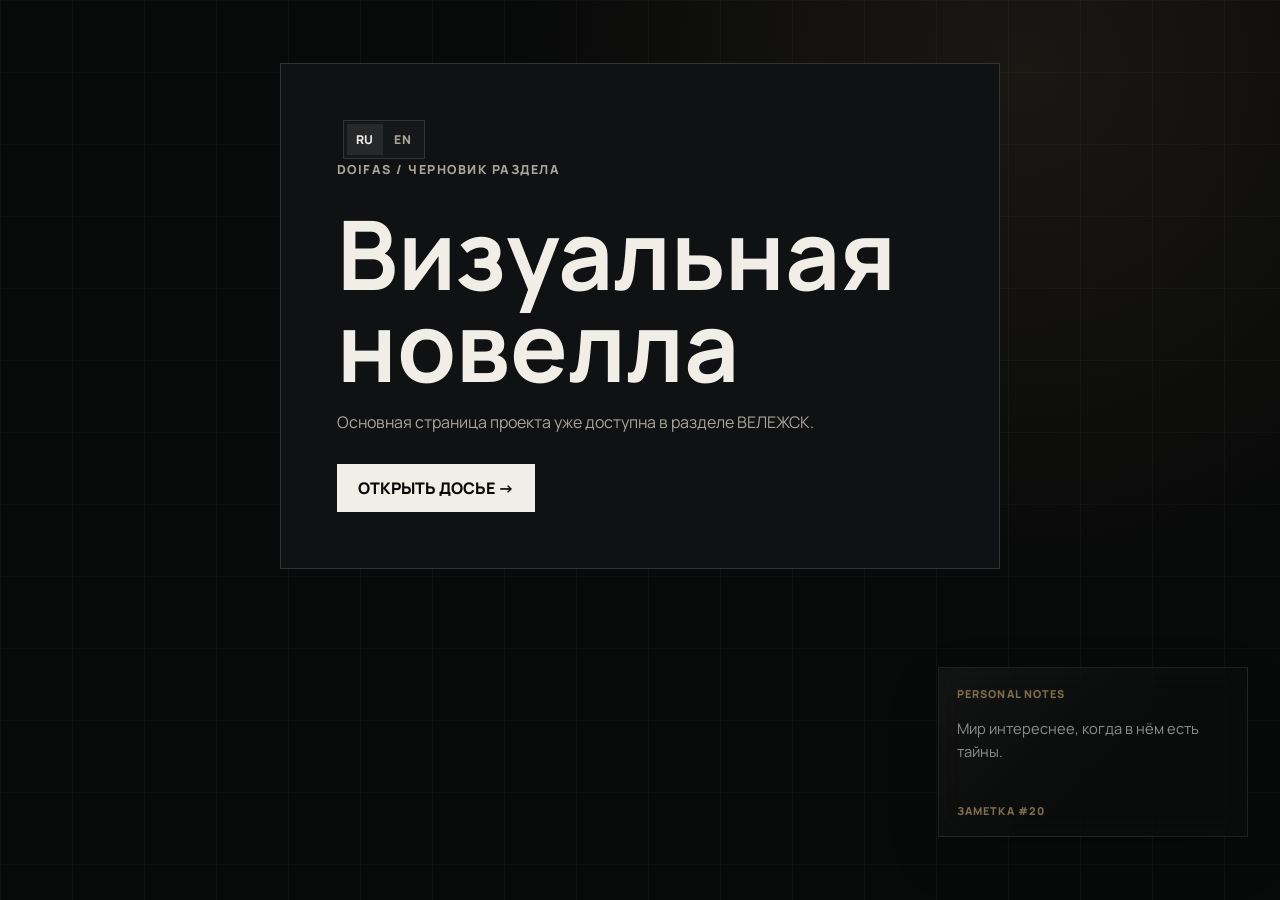
<file: visual-novel.html>
<!doctype html>
<html lang="ru">
  <head>
    <meta charset="UTF-8" />
    <meta name="viewport" content="width=device-width, initial-scale=1.0" />
    <title>DOIFAS — Visual Novel</title>
    <link rel="icon" href="/favicon.ico" sizes="any" />
    <link rel="icon" type="image/png" sizes="16x16" href="/favicon-16x16.png" />
    <link rel="icon" type="image/png" sizes="32x32" href="/favicon-32x32.png" />
    <link rel="apple-touch-icon" href="/apple-touch-icon.png" />
    <link rel="manifest" href="/manifest.webmanifest" />
    <meta name="theme-color" content="#080909" />
    <meta property="og:type" content="website" />
    <meta property="og:site_name" content="DOIFAS" />
    <meta property="og:title" content="DOIFAS" />
    <meta property="og:description" content="Personal portfolio of Game Designer, Narrative Designer and Composer." />
    <meta property="og:image" content="https://doifas.dev/images/brand/doifas-og.png" />
    <meta property="og:url" content="https://doifas.dev/" />
    <meta name="twitter:card" content="summary_large_image" />
    <meta name="twitter:title" content="DOIFAS" />
    <meta name="twitter:description" content="Personal portfolio of Game Designer, Narrative Designer and Composer." />
    <meta name="twitter:image" content="https://doifas.dev/images/brand/doifas-og.png" />
    <link rel="preconnect" href="https://fonts.googleapis.com" />
    <link rel="preconnect" href="https://fonts.gstatic.com" crossorigin />
    <link href="https://fonts.googleapis.com/css2?family=Manrope:wght@400;700;800&display=swap" rel="stylesheet" />
    <link rel="stylesheet" href="styles.css" />
  </head>
  <body class="stub-page">
    <main class="stub-card">
      <div class="language-switch" aria-label="Language">
        <button type="button" data-language-option="ru" aria-pressed="true">RU</button>
        <button type="button" data-language-option="en" aria-pressed="false">EN</button>
      </div>
      <p class="eyebrow" data-i18n="stub.eyebrow">DOIFAS / Черновик раздела</p>
      <h1 data-i18n="stub.visual.title">Визуальная новелла</h1>
      <p data-i18n="stub.visual.copy">Основная страница проекта уже доступна в разделе ВЕЛЕЖСК.</p>
      <a class="button button--primary" href="projects/visual-novel.html" data-i18n="common.openDossier">ОТКРЫТЬ ДОСЬЕ →</a>
    </main>
    <script src="script.js"></script>
  </body>
</html>
</file>
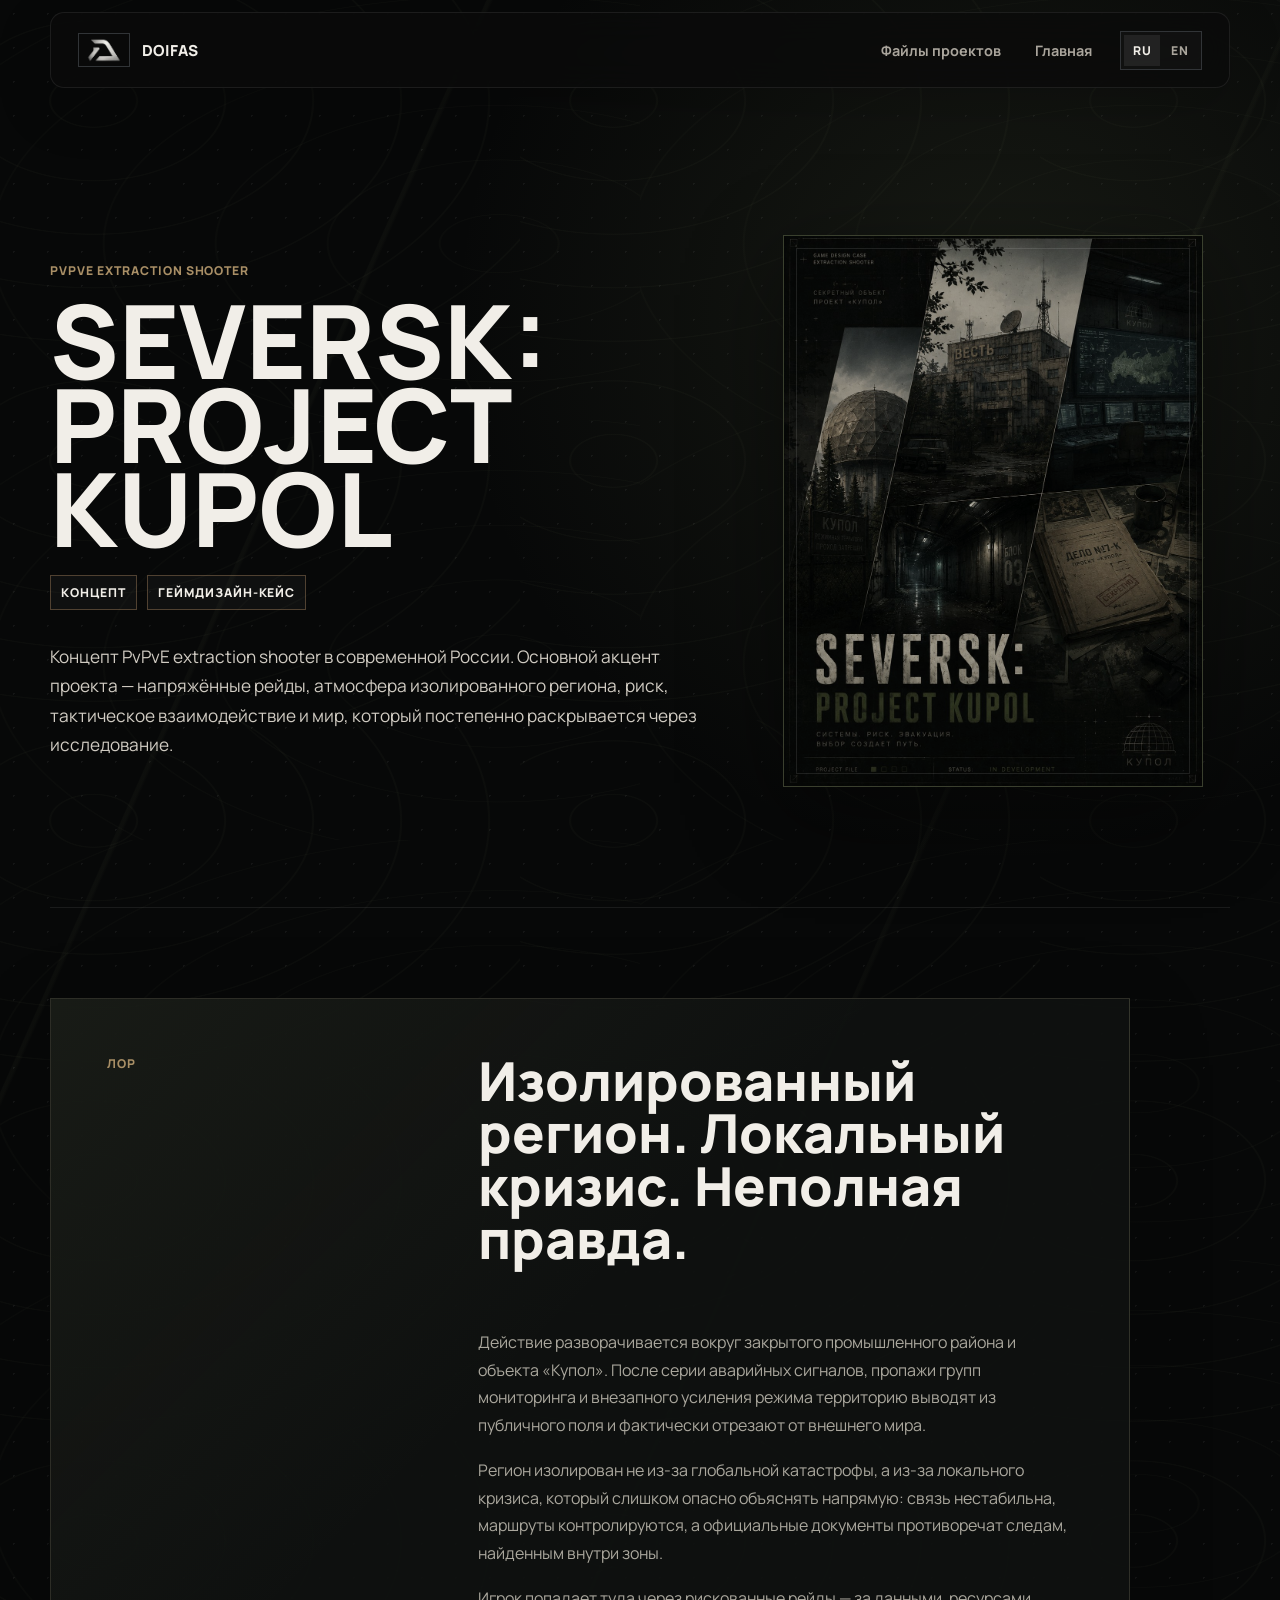
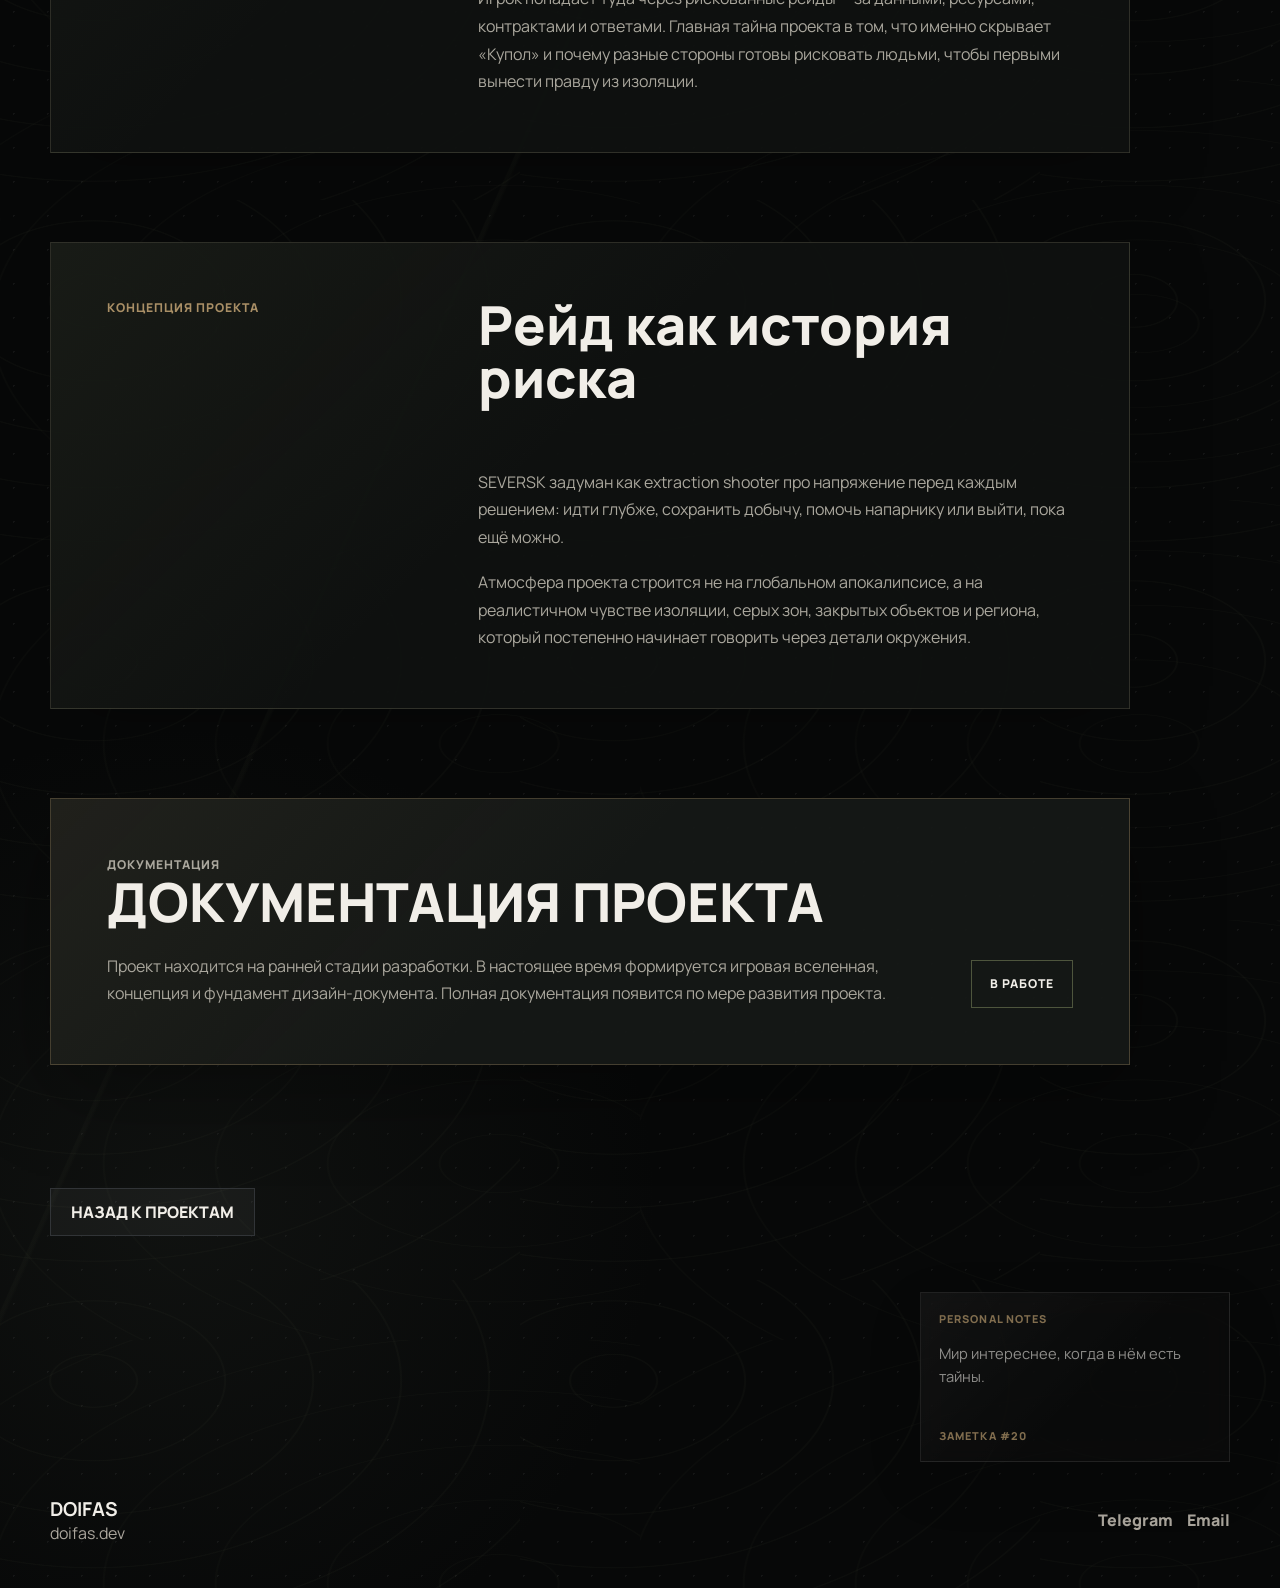
<file: projects/seversk.html>
<!doctype html>
<html lang="ru">
  <head>
    <meta charset="UTF-8" />
    <meta name="viewport" content="width=device-width, initial-scale=1.0" />
    <meta
      name="description"
      content="SEVERSK: PROJECT KUPOL — концепт PvPvE extraction shooter от DOIFAS."
      data-i18n-attr="content:meta.seversk.description"
    />
    <title>DOIFAS — SEVERSK: PROJECT KUPOL</title>
    <link rel="icon" href="/favicon.ico" sizes="any" />
    <link rel="icon" type="image/png" sizes="16x16" href="/favicon-16x16.png" />
    <link rel="icon" type="image/png" sizes="32x32" href="/favicon-32x32.png" />
    <link rel="apple-touch-icon" href="/apple-touch-icon.png" />
    <link rel="manifest" href="/manifest.webmanifest" />
    <meta name="theme-color" content="#080909" />
    <meta property="og:type" content="website" />
    <meta property="og:site_name" content="DOIFAS" />
    <meta property="og:title" content="DOIFAS" />
    <meta property="og:description" content="Personal portfolio of Game Designer, Narrative Designer and Composer." />
    <meta property="og:image" content="https://doifas.dev/images/brand/doifas-og.png" />
    <meta property="og:url" content="https://doifas.dev/" />
    <meta name="twitter:card" content="summary_large_image" />
    <meta name="twitter:title" content="DOIFAS" />
    <meta name="twitter:description" content="Personal portfolio of Game Designer, Narrative Designer and Composer." />
    <meta name="twitter:image" content="https://doifas.dev/images/brand/doifas-og.png" />
    <link rel="preconnect" href="https://fonts.googleapis.com" />
    <link rel="preconnect" href="https://fonts.gstatic.com" crossorigin />
    <link
      href="https://fonts.googleapis.com/css2?family=Manrope:wght@400;500;600;700;800&display=swap"
      rel="stylesheet"
    />
    <link rel="stylesheet" href="../styles.css" />
  </head>
  <body class="page case-page seversk-case" data-page-title="title.seversk">
    <div class="page-transition" aria-hidden="true"></div>
    <div class="site-shell case-shell">
      <header class="site-header">
        <a class="brand-mark" href="../index.html" aria-label="DOIFAS — на главную" data-transition="home" data-i18n-attr="aria-label:aria.brandHome">
          <span class="brand-mark__symbol">
            <img src="../images/brand/doifas-logo-mark.png" alt="" />
          </span>
          <span class="brand-mark__text">DOIFAS</span>
        </a>
        <nav class="site-nav site-nav--case" aria-label="Навигация проекта" data-i18n-attr="aria-label:aria.navProject">
          <a href="../index.html#sections" data-transition="home" data-i18n="nav.projectFiles">Project files</a>
          <a href="../index.html" data-transition="home" data-i18n="nav.home">Главная</a>
          <div class="language-switch" aria-label="Language">
            <button type="button" data-language-option="ru" aria-pressed="true">RU</button>
            <button type="button" data-language-option="en" aria-pressed="false">EN</button>
          </div>
        </nav>
      </header>

      <main class="seversk-case__layout">
        <section class="seversk-hero">
          <div class="seversk-hero__copy">
            <p class="eyebrow" data-i18n="seversk.type">PvPvE Extraction Shooter</p>
            <h1>SEVERSK: PROJECT KUPOL</h1>
            <div class="case-meta">
              <span data-i18n="common.conceptPhase">Концепт</span>
              <span data-i18n="seversk.case">Геймдизайн-кейс</span>
            </div>
            <p data-i18n="seversk.hero">
              Концепт PvPvE extraction shooter в современной России. Основной акцент проекта — напряжённые рейды,
              атмосфера изолированного региона, риск, тактическое взаимодействие и мир, который постепенно раскрывается
              через исследование.
            </p>
          </div>

          <figure class="seversk-cover">
            <img src="../images/projects/seversk-cover.jpg" alt="SEVERSK: PROJECT KUPOL cover" />
          </figure>
        </section>

        <section class="seversk-section seversk-section--lore">
          <p class="eyebrow" data-i18n="seversk.lore">Лор</p>
          <h2 data-i18n="seversk.lore.title">Изолированный регион. Локальный кризис. Неполная правда.</h2>
          <div class="seversk-copy">
            <p data-i18n="seversk.lore.p1">
              Действие разворачивается вокруг закрытого промышленного района и объекта «Купол». После серии аварийных
              сигналов, пропажи групп мониторинга и внезапного усиления режима территорию выводят из публичного поля и
              фактически отрезают от внешнего мира.
            </p>
            <p data-i18n="seversk.lore.p2">
              Регион изолирован не из-за глобальной катастрофы, а из-за локального кризиса, который слишком опасно
              объяснять напрямую: связь нестабильна, маршруты контролируются, а официальные документы противоречат
              следам, найденным внутри зоны.
            </p>
            <p data-i18n="seversk.lore.p3">
              Игрок попадает туда через рискованные рейды — за данными, ресурсами, контрактами и ответами. Главная
              тайна проекта в том, что именно скрывает «Купол» и почему разные стороны готовы рисковать людьми, чтобы
              первыми вынести правду из изоляции.
            </p>
          </div>
        </section>

        <section class="seversk-section seversk-section--concept">
          <p class="eyebrow" data-i18n="seversk.concept">Концепция проекта</p>
          <h2 data-i18n="seversk.concept.title">Рейд как история риска</h2>
          <div class="seversk-copy">
            <p data-i18n="seversk.concept.p1">
              SEVERSK задуман как extraction shooter про напряжение перед каждым решением: идти глубже, сохранить
              добычу, помочь напарнику или выйти, пока ещё можно.
            </p>
            <p data-i18n="seversk.concept.p2">
              Атмосфера проекта строится не на глобальном апокалипсисе, а на реалистичном чувстве изоляции, серых зон,
              закрытых объектов и региона, который постепенно начинает говорить через детали окружения.
            </p>
          </div>
        </section>

        <section class="seversk-document">
          <div>
            <p class="eyebrow" data-i18n="seversk.docs">Документация</p>
            <h2 data-i18n="seversk.docs.title">ДОКУМЕНТАЦИЯ ПРОЕКТА</h2>
            <p data-i18n="seversk.docs.copy">
              Проект находится на ранней стадии разработки. В настоящее время формируется игровая вселенная, концепция
              и фундамент дизайн-документа. Полная документация появится по мере развития проекта.
            </p>
          </div>
          <span data-i18n="seversk.docs.status">В РАБОТЕ</span>
        </section>

        <nav class="case-back" aria-label="Навигация назад" data-i18n-attr="aria-label:aria.back">
          <a class="button button--secondary" href="../index.html#sections" data-transition="home" data-i18n="common.backToFilesPlain">НАЗАД К PROJECT FILES</a>
        </nav>
      </main>

      <footer class="site-footer">
        <div>
          <strong>DOIFAS</strong>
          <span>doifas.dev</span>
        </div>
        <div class="footer-links">
          <a href="https://t.me/doifasss" target="_blank" rel="noreferrer" data-i18n="common.footerTelegram">Telegram</a>
          <a href="mailto:geomastergd@gmail.com" data-i18n="common.footerEmail">Email</a>
        </div>
      </footer>
    </div>
    <script src="../script.js"></script>
  </body>
</html>
</file>
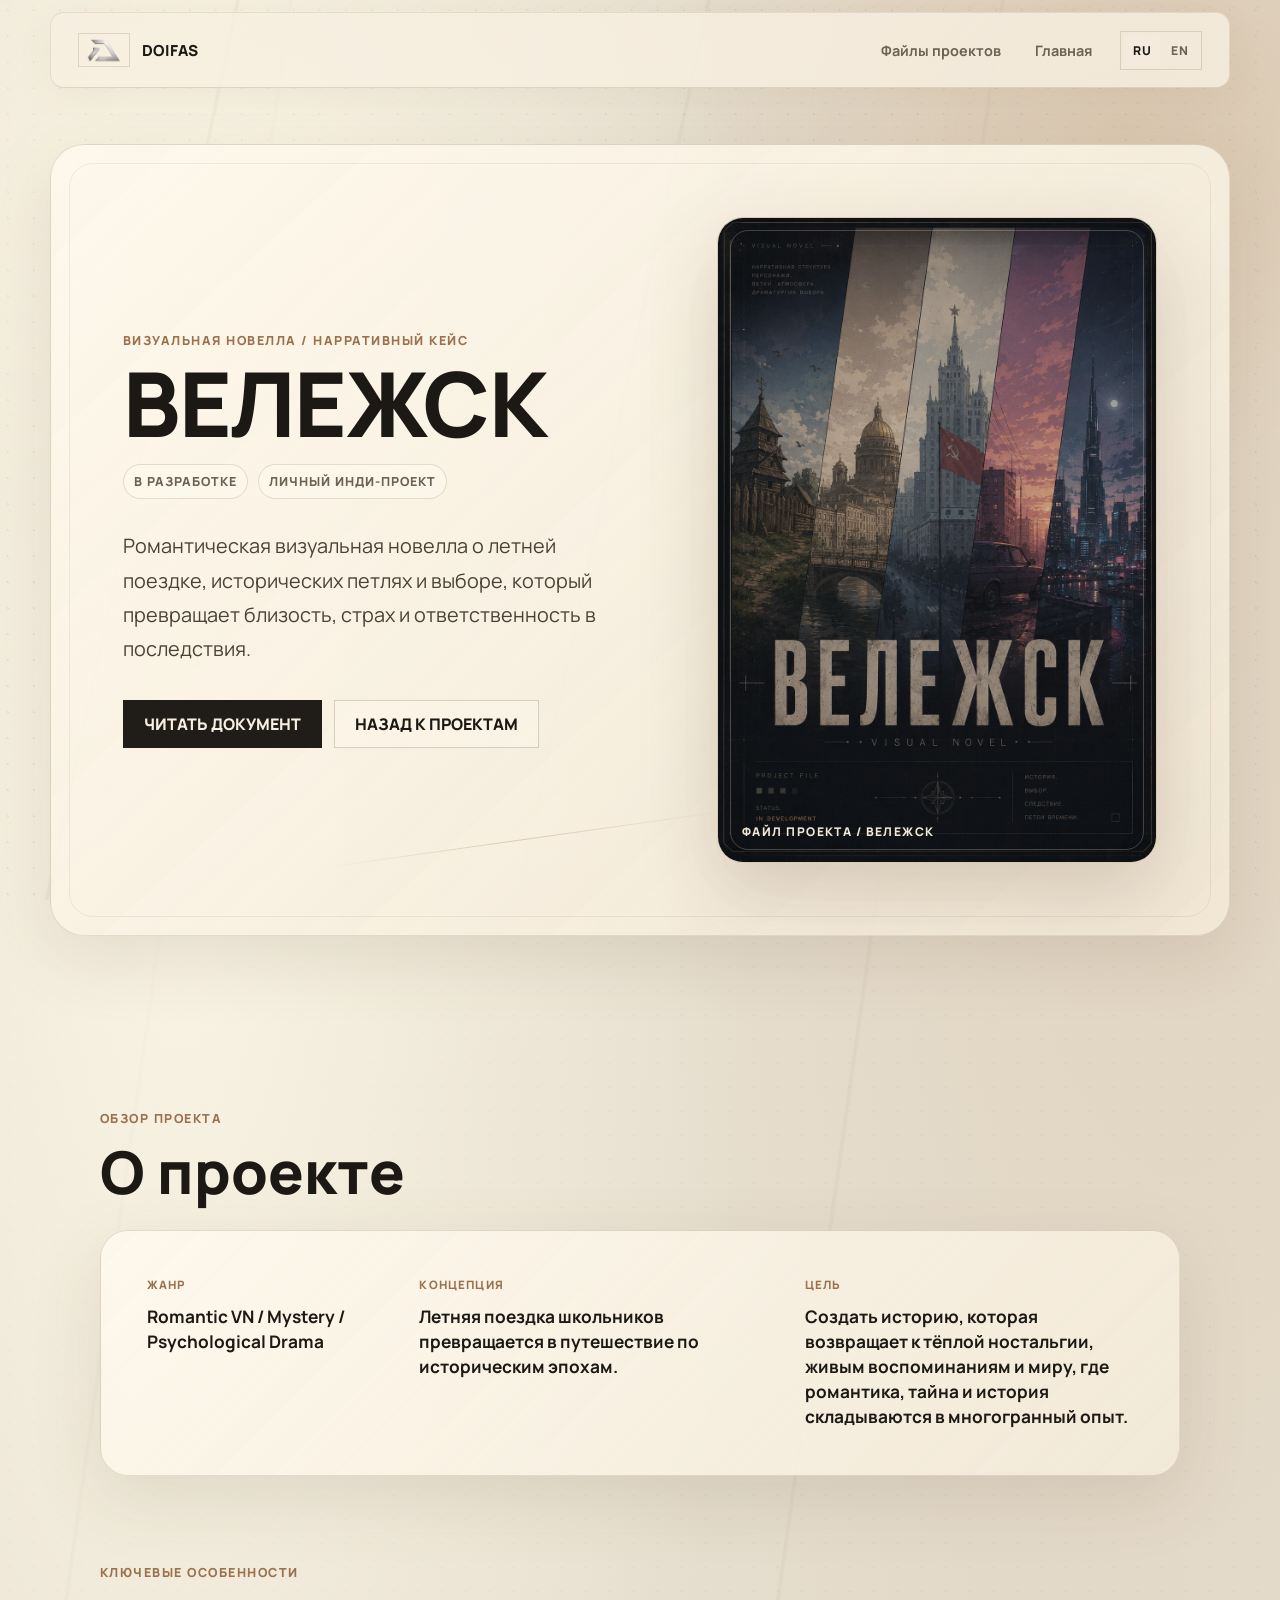
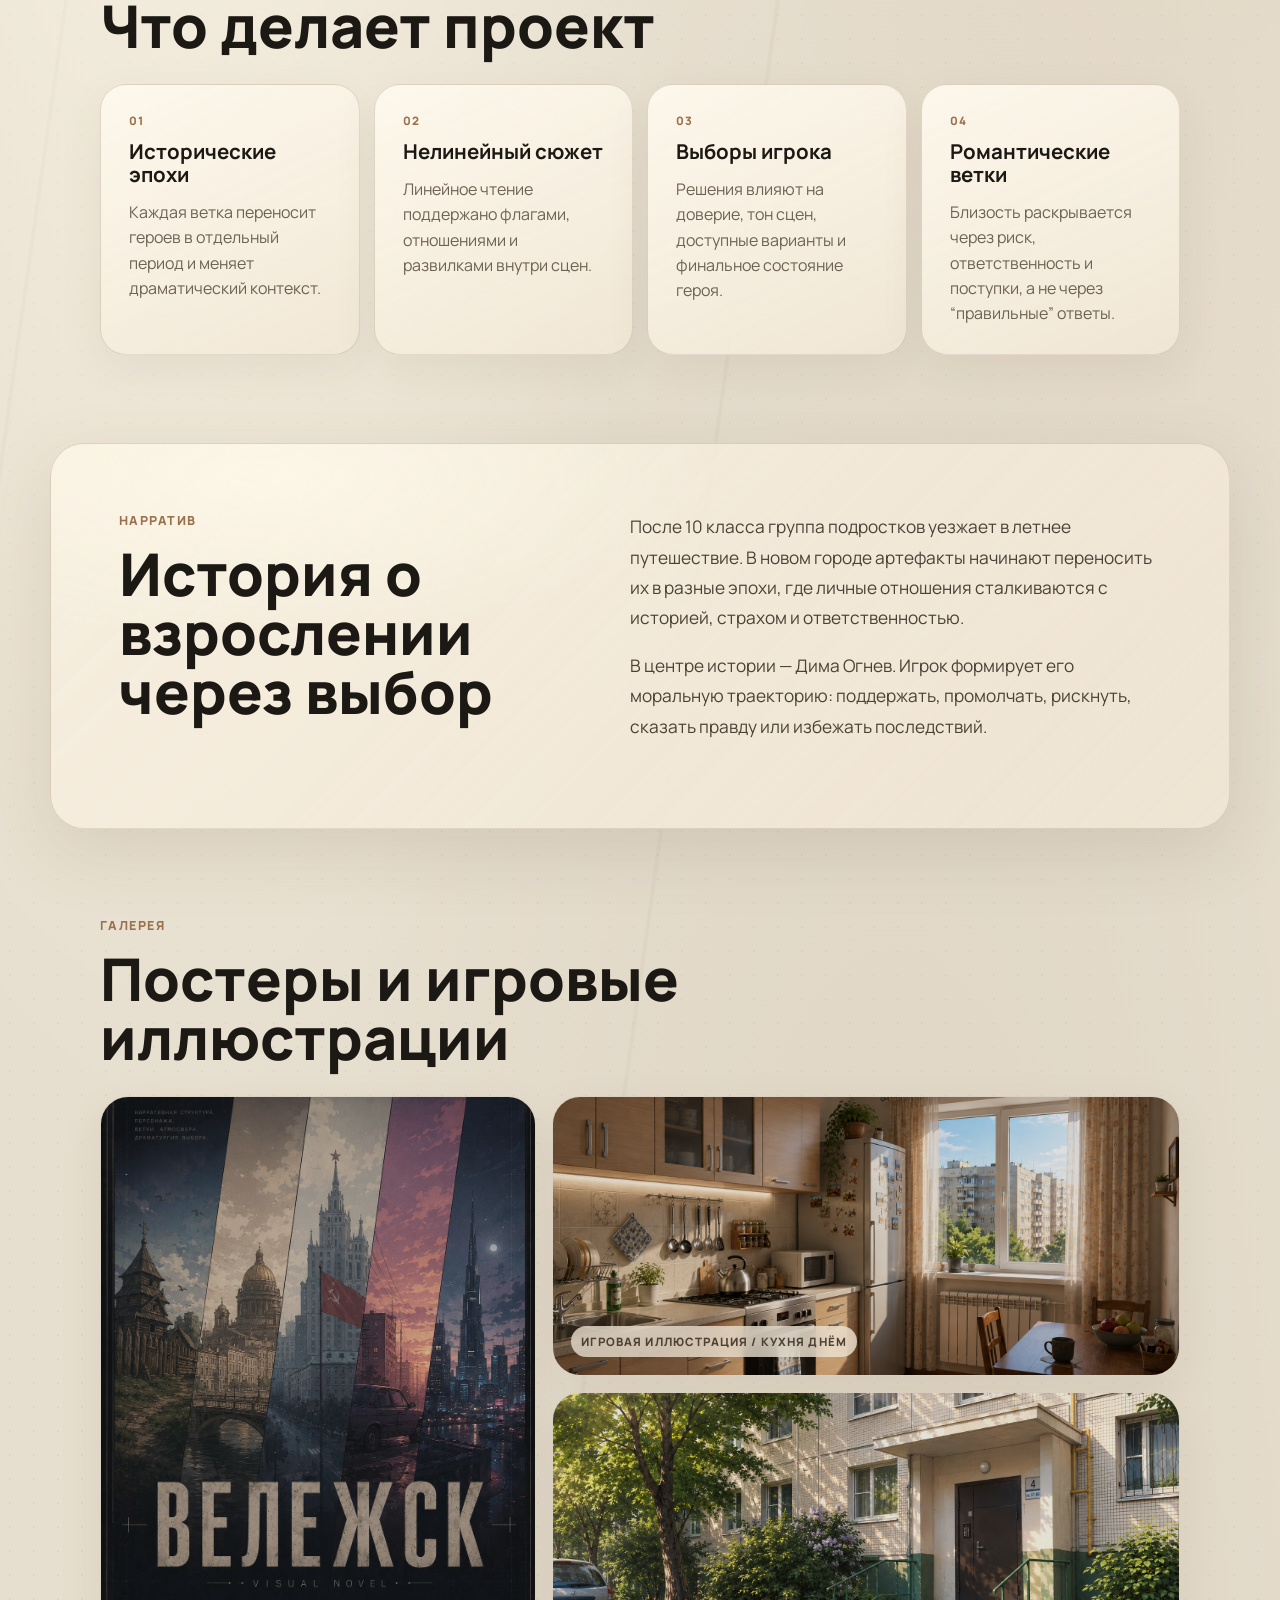
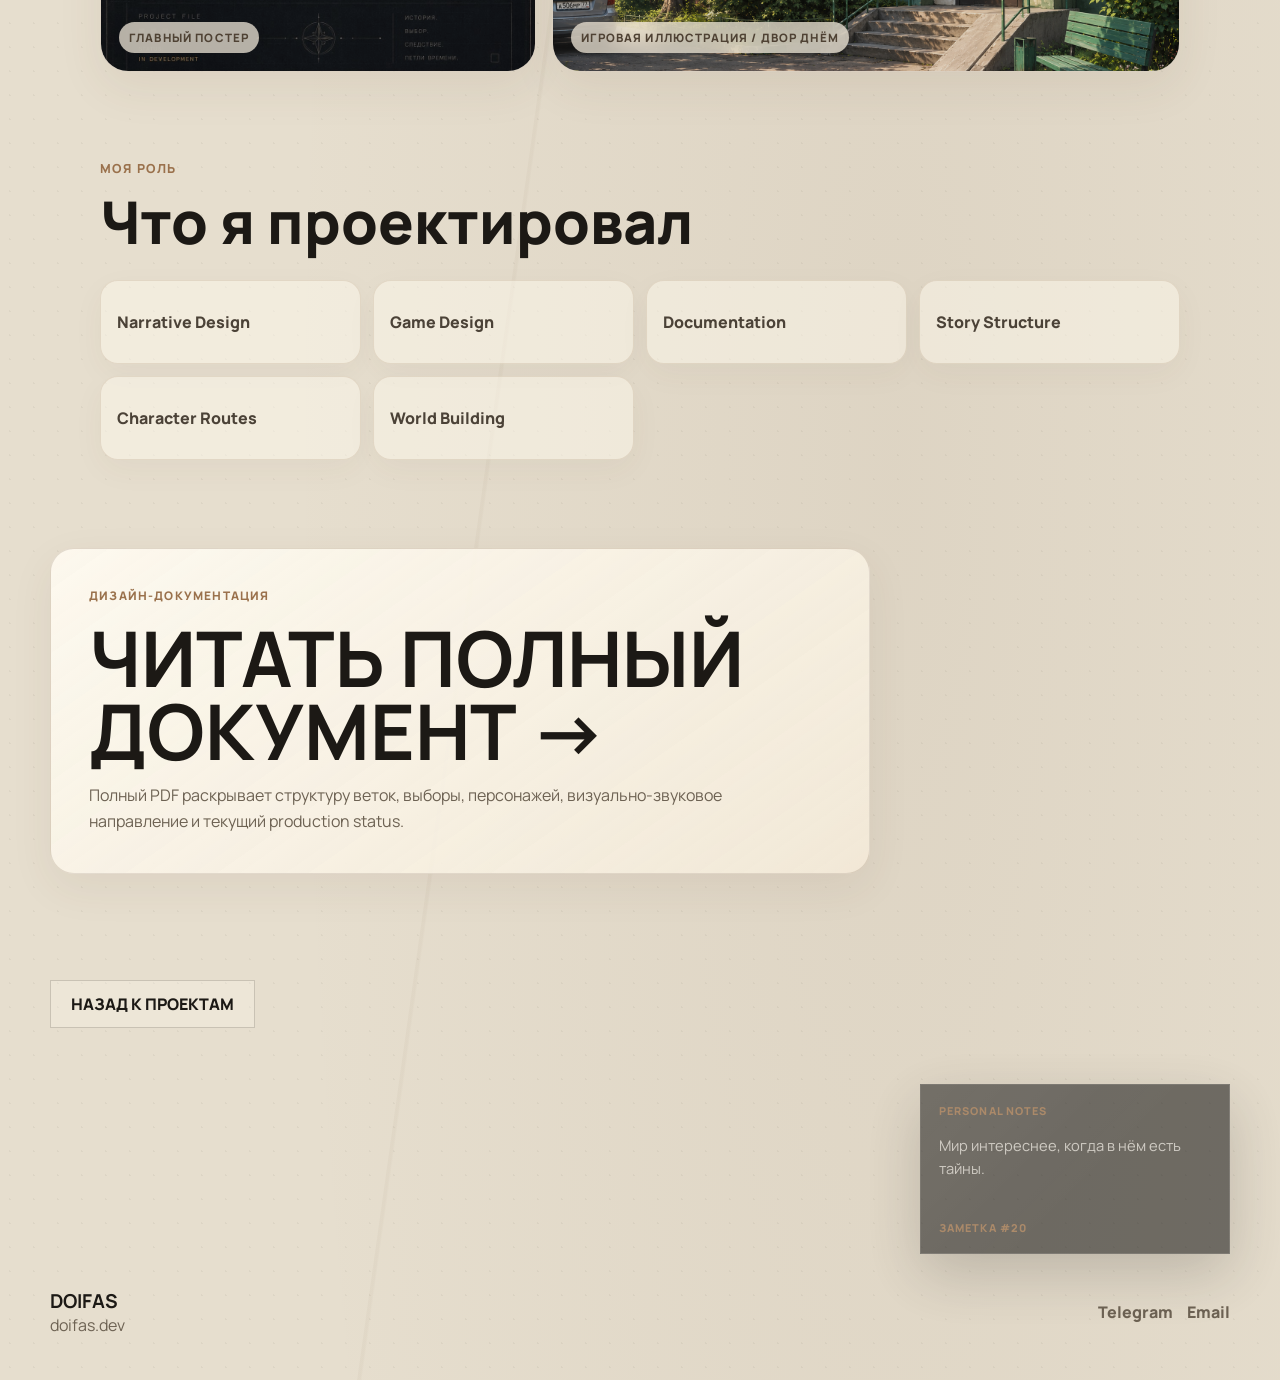
<file: projects/visual-novel.html>
<!doctype html>
<html lang="ru">
  <head>
    <meta charset="UTF-8" />
    <meta name="viewport" content="width=device-width, initial-scale=1.0" />
    <meta
      name="description"
      content="ВЕЛЕЖСК — визуальная новелла / нарративный кейс DOIFAS."
      data-i18n-attr="content:meta.visual.description"
    />
    <title>DOIFAS — ВЕЛЕЖСК / Визуальная новелла</title>
    <link rel="icon" href="/favicon.ico" sizes="any" />
    <link rel="icon" type="image/png" sizes="16x16" href="/favicon-16x16.png" />
    <link rel="icon" type="image/png" sizes="32x32" href="/favicon-32x32.png" />
    <link rel="apple-touch-icon" href="/apple-touch-icon.png" />
    <link rel="manifest" href="/manifest.webmanifest" />
    <meta name="theme-color" content="#080909" />
    <meta property="og:type" content="website" />
    <meta property="og:site_name" content="DOIFAS" />
    <meta property="og:title" content="DOIFAS" />
    <meta property="og:description" content="Personal portfolio of Game Designer, Narrative Designer and Composer." />
    <meta property="og:image" content="https://doifas.dev/images/brand/doifas-og.png" />
    <meta property="og:url" content="https://doifas.dev/" />
    <meta name="twitter:card" content="summary_large_image" />
    <meta name="twitter:title" content="DOIFAS" />
    <meta name="twitter:description" content="Personal portfolio of Game Designer, Narrative Designer and Composer." />
    <meta name="twitter:image" content="https://doifas.dev/images/brand/doifas-og.png" />
    <link rel="preconnect" href="https://fonts.googleapis.com" />
    <link rel="preconnect" href="https://fonts.gstatic.com" crossorigin />
    <link
      href="https://fonts.googleapis.com/css2?family=Manrope:wght@400;500;600;700;800&display=swap"
      rel="stylesheet"
    />
    <link rel="stylesheet" href="../styles.css" />
  </head>
  <body class="page page-novel case-page visual-novel-case" data-page-title="title.visual">
    <div class="page-transition" aria-hidden="true"></div>
    <div class="site-shell case-shell">
      <header class="site-header">
        <a class="brand-mark" href="../index.html" aria-label="DOIFAS — на главную" data-i18n-attr="aria-label:aria.brandHome">
          <span class="brand-mark__symbol">
            <img src="../images/brand/doifas-logo-mark.png" alt="" />
          </span>
          <span class="brand-mark__text">DOIFAS</span>
        </a>
        <nav class="site-nav site-nav--case" aria-label="Навигация проекта" data-i18n-attr="aria-label:aria.navProject">
          <a href="../index.html#sections" data-i18n="nav.projectFiles">Project files</a>
          <a href="../index.html" data-i18n="nav.home">Главная</a>
          <div class="language-switch" aria-label="Language">
            <button type="button" data-language-option="ru" aria-pressed="true">RU</button>
            <button type="button" data-language-option="en" aria-pressed="false">EN</button>
          </div>
        </nav>
      </header>

      <main class="novel-case">
        <section class="case-hero novel-hero">
          <div class="case-hero__copy">
            <p class="eyebrow" data-i18n="visual.eyebrow">Визуальная новелла / Нарративный кейс</p>
            <h1 data-i18n="visual.title">ВЕЛЕЖСК</h1>
            <div class="case-meta">
              <span data-i18n="visual.status">В разработке</span>
              <span data-i18n="visual.meta.project">Личный инди-проект</span>
            </div>
            <p class="case-hero__lead" data-i18n="visual.hero.lead">
              Романтическая визуальная новелла о летней поездке, исторических петлях и выборе, который превращает
              близость, страх и ответственность в последствия.
            </p>
            <div class="hero__actions">
              <a class="button button--primary" href="#document" data-i18n="visual.readDoc">ЧИТАТЬ ДОКУМЕНТ</a>
              <a class="button button--secondary" href="../index.html#sections" data-i18n="common.backToFilesPlain">НАЗАД К PROJECT FILES</a>
            </div>
          </div>

          <figure class="case-poster novel-hero__poster">
            <img src="../images/projects/visual-novel-cover.jpg" alt="ВЕЛЕЖСК project poster" />
            <figcaption data-i18n="visual.posterCaption">PROJECT FILE / ВЕЛЕЖСК</figcaption>
          </figure>
        </section>

        <section id="overview" class="case-section novel-overview">
          <div class="case-section__heading">
            <p class="eyebrow" data-i18n="visual.overviewLabel">Обзор проекта</p>
            <h2 data-i18n="visual.overview">О проекте</h2>
          </div>
          <div class="overview-strip">
            <article>
              <span data-i18n="visual.genre">Жанр</span>
              <strong>Romantic VN / Mystery / Psychological Drama</strong>
            </article>
            <article>
              <span data-i18n="visual.concept">Концепция</span>
              <strong data-i18n="visual.concept.text">Летняя поездка школьников превращается в путешествие по историческим эпохам.</strong>
            </article>
            <article>
              <span data-i18n="visual.goal">Цель</span>
              <strong data-i18n="visual.goal.text">
                Создать историю, которая возвращает к тёплой ностальгии, живым воспоминаниям и миру, где романтика,
                тайна и история складываются в многогранный опыт.
              </strong>
            </article>
          </div>
        </section>

        <section class="case-section novel-features">
          <div class="case-section__heading">
            <p class="eyebrow" data-i18n="visual.features.label">Ключевые особенности</p>
            <h2 data-i18n="visual.features.title">Что делает проект</h2>
          </div>
          <div class="feature-grid">
            <article>
              <span>01</span>
              <h3 data-i18n="visual.feature.eras">Исторические эпохи</h3>
              <p data-i18n="visual.feature.eras.text">Каждая ветка переносит героев в отдельный период и меняет драматический контекст.</p>
            </article>
            <article>
              <span>02</span>
              <h3 data-i18n="visual.feature.nonLinear">Нелинейный сюжет</h3>
              <p data-i18n="visual.feature.nonLinear.text">Линейное чтение поддержано флагами, отношениями и развилками внутри сцен.</p>
            </article>
            <article>
              <span>03</span>
              <h3 data-i18n="visual.feature.choices">Выборы игрока</h3>
              <p data-i18n="visual.feature.choices.text">Решения влияют на доверие, тон сцен, доступные варианты и финальное состояние героя.</p>
            </article>
            <article>
              <span>04</span>
              <h3 data-i18n="visual.feature.romance">Романтические ветки</h3>
              <p data-i18n="visual.feature.romance.text">
                Близость раскрывается через риск, ответственность и поступки, а не через “правильные” ответы.
              </p>
            </article>
          </div>
        </section>

        <section class="case-section novel-story">
          <div class="story-card">
            <div>
              <p class="eyebrow" data-i18n="visual.narrative">Нарратив</p>
              <h2 data-i18n="visual.narrative.title">История о взрослении через выбор</h2>
            </div>
            <div class="case-copy">
              <p data-i18n="visual.narrative.p1">
                После 10 класса группа подростков уезжает в летнее путешествие. В новом городе артефакты начинают
                переносить их в разные эпохи, где личные отношения сталкиваются с историей, страхом и ответственностью.
              </p>
              <p data-i18n="visual.narrative.p2">
                В центре истории — Дима Огнев. Игрок формирует его моральную траекторию: поддержать, промолчать,
                рискнуть, сказать правду или избежать последствий.
              </p>
            </div>
          </div>
        </section>

        <section class="case-section novel-gallery">
          <div class="case-section__heading">
            <p class="eyebrow" data-i18n="visual.gallery.label">Галерея</p>
            <h2 data-i18n="visual.gallery.title">Постеры и игровые иллюстрации</h2>
          </div>
          <div class="gallery-showcase">
            <figure class="gallery-showcase__main">
              <img src="../images/projects/visual-novel-cover.jpg" alt="VELEZHSK key art" />
              <figcaption data-i18n="visual.gallery.poster">Главный постер</figcaption>
            </figure>
            <figure>
              <img src="../images/projects/visual-novel-ktn-day.png" alt="In-game illustration: warm day kitchen" />
              <figcaption data-i18n="visual.gallery.kitchen">Игровая иллюстрация / Кухня днём</figcaption>
            </figure>
            <figure>
              <img src="../images/projects/visual-novel-padik-day.png" alt="In-game illustration: courtyard day" />
              <figcaption data-i18n="visual.gallery.courtyard">Игровая иллюстрация / Двор днём</figcaption>
            </figure>
          </div>
        </section>

        <section class="case-section novel-role">
          <div class="case-section__heading">
            <p class="eyebrow" data-i18n="visual.role.label">Моя роль</p>
            <h2 data-i18n="visual.role.title">Что я проектировал</h2>
          </div>
          <div class="role-grid">
            <span>Narrative Design</span>
            <span>Game Design</span>
            <span>Documentation</span>
            <span>Story Structure</span>
            <span>Character Routes</span>
            <span>World Building</span>
          </div>
        </section>

        <section id="document" class="case-section novel-document">
          <a class="document-card document-card--feature" href="../assets/docs/visual-novel-narrative-design-case.pdf">
            <span data-i18n="visual.document.label">Дизайн-документация</span>
            <strong data-i18n="visual.document.cta">ЧИТАТЬ ПОЛНЫЙ ДОКУМЕНТ →</strong>
            <small data-i18n="visual.document.copy">
              Полный PDF раскрывает структуру веток, выборы, персонажей, визуально-звуковое направление и текущий
              production status.
            </small>
          </a>
        </section>

        <nav class="case-back" aria-label="Навигация назад" data-i18n-attr="aria-label:aria.back">
          <a class="button button--secondary" href="../index.html#sections" data-i18n="common.backToFilesPlain">НАЗАД К PROJECT FILES</a>
        </nav>
      </main>

      <footer class="site-footer">
        <div>
          <strong>DOIFAS</strong>
          <span>doifas.dev</span>
        </div>
        <div class="footer-links">
          <a href="https://t.me/doifasss" target="_blank" rel="noreferrer" data-i18n="common.footerTelegram">Telegram</a>
          <a href="mailto:geomastergd@gmail.com" data-i18n="common.footerEmail">Email</a>
        </div>
      </footer>
    </div>
    <script src="../script.js"></script>
  </body>
</html>
</file>
<file: styles.css>
@property --theme-bg {
  syntax: "<color>";
  inherits: true;
  initial-value: #080909;
}

@property --theme-grid-v {
  syntax: "<color>";
  inherits: true;
  initial-value: rgba(255, 255, 255, 0.035);
}

@property --theme-grid-h {
  syntax: "<color>";
  inherits: true;
  initial-value: rgba(255, 255, 255, 0.025);
}

@property --theme-glow {
  syntax: "<color>";
  inherits: true;
  initial-value: rgba(169, 143, 102, 0.11);
}

@property --theme-header {
  syntax: "<color>";
  inherits: true;
  initial-value: rgba(8, 9, 9, 0.88);
}

@property --theme-paper-opacity {
  syntax: "<number>";
  inherits: true;
  initial-value: 0;
}

:root {
  --grid-x: 0px;
  --grid-y: 0px;
  --theme-bg: #080909;
  --theme-grid-v: rgba(255, 255, 255, 0.035);
  --theme-grid-h: rgba(255, 255, 255, 0.025);
  --theme-glow: rgba(169, 143, 102, 0.11);
  --theme-header: rgba(8, 9, 9, 0.88);
  --theme-paper-opacity: 0;
  --bg: #080909;
  --surface: #101112;
  --surface-strong: #17191a;
  --surface-muted: #202224;
  --line: #313437;
  --line-soft: rgba(255, 255, 255, 0.08);
  --text: #f1eee8;
  --muted: #aaa59c;
  --muted-strong: #d0cbc2;
  --accent: #a98f66;
  --accent-dark: #514633;
  --shadow: rgba(0, 0, 0, 0.42);
  --max-width: 1180px;
  --radius: 8px;
}

* {
  box-sizing: border-box;
}

html {
  scroll-behavior: smooth;
  transition:
    --theme-bg 920ms cubic-bezier(0.2, 0.78, 0.25, 1),
    --theme-grid-v 920ms cubic-bezier(0.2, 0.78, 0.25, 1),
    --theme-grid-h 920ms cubic-bezier(0.2, 0.78, 0.25, 1),
    --theme-glow 920ms cubic-bezier(0.2, 0.78, 0.25, 1),
    --theme-header 920ms cubic-bezier(0.2, 0.78, 0.25, 1);
}

body {
  min-width: 320px;
  margin: 0;
  color: var(--text);
  background:
    linear-gradient(90deg, var(--theme-grid-v) 1px, transparent 1px) var(--grid-x) var(--grid-y) / 72px 72px,
    linear-gradient(var(--theme-grid-h) 1px, transparent 1px) var(--grid-x) var(--grid-y) / 72px 72px,
    radial-gradient(circle at 80% 8%, var(--theme-glow), transparent 32rem),
    var(--theme-bg);
  font-family: "Manrope", "Inter", "IBM Plex Sans", Arial, sans-serif;
  letter-spacing: 0;
}

body.page {
  overflow-x: hidden;
}

body.page::before {
  content: "";
  position: fixed;
  inset: 0;
  z-index: -1;
  pointer-events: none;
  opacity: var(--theme-paper-opacity);
  background:
    radial-gradient(ellipse at 18% 22%, rgba(255, 248, 231, 0.42), transparent 34rem),
    radial-gradient(ellipse at 88% 14%, rgba(185, 143, 101, 0.18), transparent 30rem),
    linear-gradient(102deg, transparent 0 16%, rgba(120, 94, 66, 0.065) 16.1% 16.25%, transparent 16.35% 48%, rgba(120, 94, 66, 0.05) 48.1% 48.25%, transparent 48.35% 100%),
    radial-gradient(circle at 30% 40%, rgba(77, 59, 42, 0.09) 0 1px, transparent 1px);
  background-size: auto, auto, auto, 26px 26px;
  transition: opacity 920ms cubic-bezier(0.2, 0.78, 0.25, 1);
}

.page-transition {
  position: fixed;
  inset: 0;
  z-index: 1000;
  pointer-events: none;
  opacity: 0;
  background:
    radial-gradient(circle at 76% 24%, rgba(147, 119, 86, 0.22), transparent 34rem),
    linear-gradient(135deg, rgba(7, 8, 8, 0.1) 0%, rgba(22, 20, 18, 0.82) 45%, rgba(104, 92, 74, 0.9) 72%, rgba(14, 12, 11, 0.96) 100%);
  backdrop-filter: blur(0);
  transition:
    opacity 760ms cubic-bezier(0.22, 0.82, 0.28, 1),
    backdrop-filter 760ms cubic-bezier(0.22, 0.82, 0.28, 1);
}

.page-transition::before {
  content: "";
  position: absolute;
  inset: 0;
  opacity: 0.1;
  background-image:
    linear-gradient(rgba(255, 255, 255, 0.07) 1px, transparent 1px),
    linear-gradient(90deg, rgba(255, 255, 255, 0.05) 1px, transparent 1px);
  background-size: 96px 96px;
  mix-blend-mode: screen;
}

.page-transition::after {
  content: "";
  position: absolute;
  inset: 0;
  opacity: 0.13;
  background-image:
    radial-gradient(circle at 20% 30%, rgba(255, 255, 255, 0.18) 0 1px, transparent 1px),
    radial-gradient(circle at 70% 60%, rgba(0, 0, 0, 0.22) 0 1px, transparent 1px);
  background-size: 18px 18px, 23px 23px;
}

.is-transitioning .page-transition {
  opacity: 1;
  backdrop-filter: blur(5px);
}

.is-transitioning.transition-novel .page-transition {
  background:
    radial-gradient(circle at 72% 18%, rgba(237, 223, 199, 0.26), transparent 35rem),
    linear-gradient(135deg, rgba(7, 8, 8, 0.42) 0%, rgba(61, 58, 52, 0.74) 36%, rgba(190, 179, 159, 0.78) 68%, rgba(218, 207, 188, 0.86) 100%);
}

.is-transitioning.transition-novel .page-transition::before {
  opacity: 0.34;
  background:
    linear-gradient(115deg, rgba(7, 8, 8, 0.86) 0%, rgba(67, 63, 55, 0.76) 34%, rgba(188, 177, 157, 0.68) 62%, rgba(232, 224, 210, 0.72) 100%),
    linear-gradient(rgba(63, 55, 47, 0.12) 1px, transparent 1px),
    linear-gradient(90deg, rgba(63, 55, 47, 0.1) 1px, transparent 1px);
  background-position: 0 0, 0 0, 0 0;
  background-size: 220% 100%, 96px 96px, 96px 96px;
  animation: novel-veil-drift 920ms cubic-bezier(0.2, 0.78, 0.25, 1) both;
  mix-blend-mode: normal;
}

.is-transitioning.transition-novel {
  --theme-bg: #e2dacb;
  --theme-grid-v: rgba(76, 66, 55, 0);
  --theme-grid-h: rgba(76, 66, 55, 0);
  --theme-glow: rgba(194, 160, 119, 0.24);
  --theme-header: rgba(224, 216, 202, 0.86);
  --theme-paper-opacity: 1;
  --accent: #94714e;
  --accent-dark: #d5c5aa;
}

.is-transitioning.transition-seversk {
  --theme-bg: #080a09;
  --theme-grid-v: rgba(132, 145, 97, 0.045);
  --theme-grid-h: rgba(132, 145, 97, 0.03);
  --theme-glow: rgba(101, 116, 76, 0.24);
  --theme-header: rgba(8, 10, 9, 0.92);
  --theme-paper-opacity: 0;
  --accent: #8f9a69;
  --accent-dark: #171b14;
}

.is-transitioning.transition-seversk .page-transition {
  background:
    radial-gradient(circle at 74% 18%, rgba(119, 132, 87, 0.2), transparent 32rem),
    radial-gradient(circle at 16% 82%, rgba(68, 76, 62, 0.2), transparent 28rem),
    linear-gradient(135deg, rgba(5, 7, 7, 0.16) 0%, rgba(12, 15, 14, 0.82) 38%, rgba(40, 45, 38, 0.9) 72%, rgba(9, 11, 10, 0.97) 100%);
}

.is-transitioning.transition-seversk .page-transition::before {
  opacity: 0.24;
  background:
    radial-gradient(ellipse at 20% 34%, transparent 0 38px, rgba(143, 154, 105, 0.14) 39px 40px, transparent 41px 74px),
    radial-gradient(ellipse at 70% 58%, transparent 0 46px, rgba(143, 154, 105, 0.11) 47px 48px, transparent 49px 88px),
    linear-gradient(108deg, transparent 0 26%, rgba(143, 154, 105, 0.11) 26.1% 26.22%, transparent 26.32% 62%, rgba(143, 154, 105, 0.08) 62.1% 62.22%, transparent 62.32% 100%),
    linear-gradient(rgba(143, 154, 105, 0.065) 1px, transparent 1px),
    linear-gradient(90deg, rgba(143, 154, 105, 0.045) 1px, transparent 1px);
  background-position: 0 0, 0 0, 0 0, 0 0, 0 0;
  background-size: 420px 280px, 520px 340px, 220% 100%, 120px 120px, 120px 120px;
  animation: seversk-veil-drift 880ms cubic-bezier(0.2, 0.78, 0.25, 1) both;
  mix-blend-mode: normal;
}

.is-transitioning.transition-home {
  --theme-bg: #050606;
  --theme-grid-v: rgba(255, 255, 255, 0.034);
  --theme-grid-h: rgba(255, 255, 255, 0.024);
  --theme-glow: rgba(169, 143, 102, 0.12);
  --theme-header: rgba(5, 6, 6, 0.86);
  --theme-paper-opacity: 0;
}

.is-transitioning.transition-home .page-transition {
  background:
    radial-gradient(circle at 22% 18%, rgba(169, 143, 102, 0.08), transparent 30rem),
    linear-gradient(135deg, rgba(31, 33, 32, 0.78) 0%, rgba(11, 12, 12, 0.9) 46%, rgba(5, 6, 6, 0.98) 100%);
}

.is-transitioning.transition-home .page-transition::before {
  opacity: 0.16;
}

@keyframes novel-veil-drift {
  from {
    background-position: 0% 0, 0 0, 0 0;
  }

  to {
    background-position: 100% 0, 10px 6px, 10px 6px;
  }
}

@keyframes seversk-veil-drift {
  from {
    background-position: 0 0, 0 0, 0% 0, 0 0, 0 0;
  }

  to {
    background-position: 18px 10px, -16px 12px, 100% 0, 8px 8px, 8px 8px;
  }
}

a {
  color: inherit;
  text-decoration: none;
}

.site-shell {
  width: min(100% - 32px, var(--max-width));
  margin: 0 auto;
}

.site-header {
  position: sticky;
  top: 12px;
  z-index: 10;
  display: flex;
  align-items: center;
  justify-content: space-between;
  min-height: 76px;
  margin-top: 12px;
  padding-inline: clamp(16px, 2.1vw, 28px);
  border: 1px solid var(--line-soft);
  border-radius: 14px;
  background: color-mix(in srgb, var(--theme-header) 88%, rgba(255, 255, 255, 0.045));
  backdrop-filter: blur(18px);
  box-shadow: 0 18px 56px rgba(0, 0, 0, 0.18);
}

.brand-mark {
  display: inline-flex;
  align-items: center;
  gap: 12px;
  font-weight: 800;
  letter-spacing: 0;
}

.brand-mark__symbol {
  display: grid;
  width: 52px;
  height: 34px;
  place-items: center;
  overflow: hidden;
  border: 1px solid var(--line);
  background: transparent;
}

.brand-mark__symbol img {
  display: block;
  width: 88%;
  height: 88%;
  object-fit: contain;
}

.brand-mark__text {
  font-size: 0.95rem;
}

.site-nav {
  display: flex;
  align-items: center;
  gap: 8px;
}

.site-nav a {
  padding: 10px 12px;
  color: var(--muted);
  font-size: 0.9rem;
  font-weight: 700;
  transition: color 180ms ease, background-color 180ms ease;
}

.site-nav a:hover,
.site-nav a:focus-visible {
  background: rgba(255, 255, 255, 0.055);
  color: var(--text);
  outline: none;
}

.language-switch {
  display: inline-flex;
  align-items: center;
  gap: 2px;
  margin-left: 6px;
  padding: 3px;
  border: 1px solid var(--line);
  background: rgba(255, 255, 255, 0.025);
}

.language-switch button {
  min-width: 36px;
  border: 0;
  padding: 7px 8px;
  background: transparent;
  color: var(--muted);
  font: inherit;
  font-size: 0.76rem;
  font-weight: 800;
  letter-spacing: 0.08em;
  cursor: pointer;
  transition: color 180ms ease, background-color 180ms ease;
}

.language-switch button:hover,
.language-switch button:focus-visible,
.language-switch button.is-active {
  background: rgba(255, 255, 255, 0.075);
  color: var(--text);
  outline: none;
}

.nav-toggle {
  display: none;
  width: 42px;
  height: 42px;
  border: 1px solid var(--line);
  background: var(--surface);
  color: var(--text);
  cursor: pointer;
}

.nav-toggle span {
  display: block;
  width: 18px;
  height: 2px;
  margin: 5px auto;
  background: currentColor;
  transition: transform 180ms ease;
}

.nav-toggle[aria-expanded="true"] span:first-child {
  transform: translateY(3.5px) rotate(45deg);
}

.nav-toggle[aria-expanded="true"] span:last-child {
  transform: translateY(-3.5px) rotate(-45deg);
}

.hero {
  display: grid;
  grid-template-columns: minmax(0, 1fr) 360px;
  gap: clamp(28px, 6vw, 76px);
  align-items: end;
  min-height: calc(100vh - 76px);
  padding: clamp(56px, 9vw, 118px) 0 clamp(48px, 7vw, 86px);
  border-bottom: 1px solid var(--line-soft);
}

.eyebrow {
  margin: 0 0 16px;
  color: var(--accent);
  font-size: 0.78rem;
  font-weight: 800;
  letter-spacing: 0.12em;
  text-transform: uppercase;
}

.hero h1 {
  margin: 0;
  max-width: 760px;
  font-size: clamp(3.25rem, 7.4vw, 7.15rem);
  line-height: 0.92;
  font-weight: 800;
  letter-spacing: 0;
}

.hero__identity {
  display: flex;
  flex-wrap: wrap;
  gap: 10px 18px;
  margin-top: 28px;
  color: var(--muted-strong);
  font-weight: 800;
}

.hero__identity span:first-child {
  color: var(--text);
}

.hero__text {
  max-width: 720px;
  margin: 28px 0 0;
  color: var(--muted);
  font-size: clamp(1.05rem, 1.55vw, 1.3rem);
  line-height: 1.62;
}

.hero__actions {
  display: flex;
  flex-wrap: wrap;
  gap: 12px;
  margin-top: 34px;
}

.button {
  display: inline-flex;
  align-items: center;
  justify-content: center;
  min-height: 48px;
  padding: 0 20px;
  border: 1px solid var(--line);
  font-weight: 800;
  transition: transform 180ms ease, border-color 180ms ease, background-color 180ms ease;
}

.button:hover,
.button:focus-visible {
  transform: translateY(-2px);
  outline: none;
}

.button--primary {
  background: var(--text);
  border-color: var(--text);
  color: var(--bg);
}

.button--secondary {
  background: rgba(255, 255, 255, 0.045);
  color: var(--text);
}

.button--secondary:hover,
.button--secondary:focus-visible {
  border-color: var(--accent);
}

.hero-panel {
  min-height: 360px;
  padding: 24px;
  border: 1px solid var(--line);
  background:
    linear-gradient(135deg, rgba(255, 255, 255, 0.07), transparent 38%),
    var(--surface);
  box-shadow: 0 24px 70px var(--shadow);
}

.hero-panel__line {
  width: 100%;
  height: 8px;
  margin-bottom: 90px;
  background: repeating-linear-gradient(
    90deg,
    var(--accent) 0 18px,
    var(--accent-dark) 18px 34px,
    var(--surface-muted) 34px 46px
  );
}

.hero-panel__label {
  display: block;
  margin-bottom: 8px;
  color: var(--muted);
  font-size: 0.78rem;
  font-weight: 800;
  text-transform: uppercase;
}

.hero-panel strong {
  display: block;
  max-width: 260px;
  font-size: 2rem;
  line-height: 1.05;
}

.hero-panel__grid {
  display: grid;
  grid-template-columns: 1fr 1fr;
  gap: 1px;
  margin-top: 32px;
  background: var(--line);
}

.hero-panel__grid span {
  min-height: 68px;
  padding: 12px;
  background: var(--surface-strong);
  color: var(--muted-strong);
  font-size: 0.82rem;
  font-weight: 800;
}

.section-block {
  padding: clamp(64px, 9vw, 112px) 0;
  border-bottom: 1px solid var(--line-soft);
}

.section-heading {
  max-width: 720px;
  margin-bottom: 34px;
}

.section-heading h2 {
  margin: 0;
  font-size: clamp(2.5rem, 6vw, 5.6rem);
  line-height: 0.95;
  font-weight: 800;
}

.section-heading--split {
  display: grid;
  grid-template-columns: minmax(0, 1fr) minmax(260px, 400px);
  gap: 28px;
  max-width: none;
  align-items: end;
}

.section-heading--split > p {
  margin: 0 0 8px;
  color: var(--muted);
  line-height: 1.6;
}

.section-lead {
  max-width: 930px;
  margin: 0;
  color: var(--muted-strong);
  font-size: clamp(1.18rem, 2vw, 1.6rem);
  line-height: 1.72;
}

.focus-grid {
  display: grid;
  grid-template-columns: repeat(4, minmax(0, 1fr));
  border: 1px solid var(--line);
  background: var(--line);
  gap: 1px;
}

.focus-card {
  min-height: 260px;
  padding: 24px;
  background: var(--surface);
  transition: background-color 180ms ease, transform 180ms ease;
}

.focus-card:hover {
  background: var(--surface-strong);
  transform: translateY(-2px);
}

.focus-card__number {
  color: var(--accent);
  font-weight: 800;
}

.focus-card h3 {
  margin: 76px 0 16px;
  font-size: 1.35rem;
  line-height: 1.1;
}

.focus-card p {
  margin: 0;
  color: var(--muted);
  line-height: 1.6;
}

.photo-grid {
  display: grid;
  grid-template-columns: repeat(6, minmax(0, 1fr));
  grid-auto-rows: 130px;
  gap: 12px;
}

.photo-tile {
  position: relative;
  overflow: hidden;
  min-height: 0;
  margin: 0;
  border: 1px solid var(--line);
  background: var(--surface-strong);
}

.photo-tile::before,
.photo-tile::after {
  content: "";
  position: absolute;
  pointer-events: none;
}

.photo-tile::before {
  inset: 0;
  z-index: 1;
  background:
    repeating-linear-gradient(0deg, rgba(255, 255, 255, 0.035) 0 1px, transparent 1px 3px),
    radial-gradient(circle at 20% 10%, rgba(255, 255, 255, 0.05), transparent 22rem);
  mix-blend-mode: overlay;
  opacity: 0.18;
}

.photo-tile::after {
  inset: 12px;
  z-index: 2;
  border: 1px solid rgba(255, 255, 255, 0.08);
}

.photo-tile img {
  display: block;
  width: 100%;
  height: 100%;
  object-fit: cover;
  filter: grayscale(1) contrast(1.05) brightness(0.82);
  transform: scale(1);
  transition: filter 520ms ease, transform 520ms ease;
}

.photo-tile:hover img,
.photo-tile:focus-within img {
  filter: grayscale(0) contrast(1.02) brightness(0.92);
  transform: scale(1.03);
}

.photo-tile figcaption {
  position: absolute;
  left: 18px;
  bottom: 16px;
  z-index: 3;
  color: var(--muted-strong);
  font-size: 0.78rem;
  font-weight: 800;
  letter-spacing: 0.12em;
  text-transform: uppercase;
  text-shadow: 0 2px 18px rgba(0, 0, 0, 0.62);
}

.photo-1 {
  grid-column: 1 / span 4;
  grid-row: 1 / span 3;
}

.photo-1 img {
  object-position: 50% 44%;
}

.photo-2 {
  grid-column: 5 / span 2;
  grid-row: 1 / span 4;
}

.photo-2 img {
  object-position: 62% 42%;
}

.photo-3 {
  grid-column: 1 / span 2;
  grid-row: 4 / span 3;
}

.photo-3 img {
  object-position: 50% 23%;
}

.photo-4 {
  grid-column: 3 / span 4;
  grid-row: 5 / span 2;
}

.photo-4 img {
  object-position: 50% 46%;
}

.gateway-grid {
  display: grid;
  grid-template-columns: repeat(4, minmax(0, 1fr));
  gap: 12px;
}

.gateway-card {
  --gateway-title-block: clamp(5.64rem, 9.03vw, 9.45rem);
  position: relative;
  display: flex;
  min-height: clamp(420px, 37vw, 520px);
  flex-direction: column;
  justify-content: space-between;
  overflow: hidden;
  padding: 24px;
  border: 1px solid var(--line);
  background:
    linear-gradient(135deg, rgba(255, 255, 255, 0.055), transparent 42%),
    var(--surface);
  transition: transform 220ms ease, border-color 220ms ease, background-color 220ms ease;
}

.gateway-card::before,
.gateway-card::after {
  content: "";
  position: absolute;
  inset: 0;
  pointer-events: none;
}

.gateway-card::before {
  z-index: 0;
  background-image: var(--project-cover);
  background-position: center;
  background-size: cover;
  opacity: 0.08;
  filter: grayscale(1) contrast(1.06) brightness(0.72);
  transform: scale(1.02);
  transition: opacity 520ms ease, transform 520ms ease;
}

.gateway-card::after {
  z-index: 1;
  background:
    linear-gradient(180deg, rgba(8, 9, 9, 0.72), rgba(8, 9, 9, 0.42) 42%, rgba(8, 9, 9, 0.9)),
    repeating-linear-gradient(0deg, rgba(255, 255, 255, 0.032) 0 1px, transparent 1px 4px);
  opacity: 0.9;
}

.gateway-card--seversk {
  --project-cover: url("images/projects/seversk-cover.jpg");
}

.gateway-card--visual-novel {
  --project-cover: url("images/projects/visual-novel-cover.jpg");
}

.gateway-card--music {
  --project-cover: url("images/projects/music-cover.jpg");
}

.gateway-card--resume {
  --project-cover: url("images/projects/resume-cover.jpg");
}

.gateway-card:hover,
.gateway-card:focus-visible {
  transform: translateY(-4px);
  border-color: rgba(169, 143, 102, 0.72);
  background: var(--surface-strong);
  outline: none;
}

.gateway-card:hover::before,
.gateway-card:focus-visible::before {
  opacity: 0.58;
  transform: scale(1.055);
}

.gateway-card__meta,
.gateway-card__content,
.gateway-card strong {
  position: relative;
  z-index: 2;
}

.gateway-card__meta {
  display: grid;
  min-height: 64px;
  gap: 8px;
}

.gateway-card__meta span {
  color: var(--accent);
  font-size: 0.72rem;
  font-weight: 800;
  letter-spacing: 0.1em;
  text-transform: uppercase;
}

.gateway-card__meta span:last-child {
  width: fit-content;
  padding-top: 10px;
  border-top: 1px solid rgba(255, 255, 255, 0.18);
  color: var(--muted-strong);
}

.gateway-card__content h3 {
  max-width: 12ch;
  margin: 0 0 16px;
  min-height: var(--gateway-title-block);
  display: flex;
  align-items: flex-end;
  font-size: clamp(2rem, 3.2vw, 3.35rem);
  line-height: 0.94;
  font-weight: 800;
}

.gateway-card--resume .gateway-card__content h3 {
  max-width: none;
  font-size: clamp(1.55rem, 1.85vw, 1.95rem);
  white-space: nowrap;
  overflow-wrap: normal;
}

.gateway-card__content p {
  margin: 0;
  color: var(--muted);
  font-size: 0.95rem;
  line-height: 1.58;
}

.gateway-card strong {
  color: var(--text);
  font-size: 0.82rem;
  letter-spacing: 0.08em;
  text-transform: uppercase;
}

.modal-backdrop {
  position: fixed;
  inset: 0;
  z-index: 900;
  display: grid;
  place-items: center;
  padding: 24px;
  background: rgba(0, 0, 0, 0.48);
  backdrop-filter: blur(8px);
  opacity: 0;
  pointer-events: none;
  transition: opacity 360ms ease;
}

.modal-backdrop.is-open {
  opacity: 1;
  pointer-events: auto;
}

.music-modal {
  position: relative;
  width: min(100%, 720px);
  max-height: min(86vh, 760px);
  overflow: auto;
  padding: clamp(28px, 5vw, 46px);
  border: 1px solid rgba(169, 143, 102, 0.36);
  background:
    linear-gradient(135deg, rgba(169, 143, 102, 0.08), transparent 42%),
    linear-gradient(180deg, rgba(23, 25, 26, 0.98), rgba(12, 13, 13, 0.98));
  box-shadow: 0 28px 90px rgba(0, 0, 0, 0.58);
  opacity: 0;
  transform: translateY(20px);
  transition: opacity 360ms ease, transform 360ms ease;
}

.modal-backdrop.is-open .music-modal {
  opacity: 1;
  transform: translateY(0);
}

.modal-close {
  position: absolute;
  top: 18px;
  right: 18px;
  min-height: 38px;
  padding: 0 14px;
  border: 1px solid var(--line);
  background: rgba(255, 255, 255, 0.035);
  color: var(--muted-strong);
  font: inherit;
  font-size: 0.78rem;
  font-weight: 800;
  letter-spacing: 0.08em;
  text-transform: uppercase;
  cursor: pointer;
  transition: border-color 180ms ease, transform 180ms ease, background-color 180ms ease;
}

.modal-close:hover,
.modal-close:focus-visible {
  transform: translateY(-2px);
  border-color: var(--accent);
  background: rgba(255, 255, 255, 0.06);
  outline: none;
}

.music-modal h2 {
  margin: 8px 0 10px;
  font-size: clamp(4.2rem, 11vw, 8.5rem);
  line-height: 0.82;
  font-weight: 800;
}

.music-modal__subtitle {
  margin: 0;
  color: var(--muted-strong);
  font-size: clamp(1rem, 2vw, 1.2rem);
  font-weight: 800;
}

.music-modal__copy {
  max-width: 520px;
  margin: 26px 0;
  color: var(--muted);
  font-size: 1.02rem;
  line-height: 1.62;
}

.music-links {
  display: grid;
  gap: 10px;
}

.music-links a {
  display: grid;
  grid-template-columns: minmax(0, 1fr) auto;
  gap: 8px 18px;
  align-items: end;
  min-height: 112px;
  padding: 18px;
  border: 1px solid var(--line);
  background:
    linear-gradient(135deg, rgba(255, 255, 255, 0.045), transparent 58%),
    rgba(255, 255, 255, 0.026);
  transition: transform 220ms ease, border-color 220ms ease, background-color 220ms ease;
}

.music-links a:hover,
.music-links a:focus-visible {
  transform: translateY(-3px);
  border-color: rgba(169, 143, 102, 0.72);
  background-color: rgba(255, 255, 255, 0.05);
  outline: none;
}

.music-links span,
.music-links strong {
  color: var(--text);
  font-weight: 800;
}

.music-links span {
  font-size: clamp(1.5rem, 3vw, 2.2rem);
  line-height: 1;
}

.music-links small {
  color: var(--muted);
  line-height: 1.4;
}

.music-links strong {
  grid-row: span 2;
  font-size: 0.78rem;
  letter-spacing: 0.08em;
  text-transform: uppercase;
}

body.is-modal-open {
  overflow: hidden;
}

.site-footer {
  display: flex;
  align-items: center;
  justify-content: space-between;
  gap: 24px;
  padding: 34px 0 44px;
  color: var(--muted);
}

.site-footer strong,
.site-footer span {
  display: block;
}

.site-footer strong {
  color: var(--text);
  font-size: 1.2rem;
}

.footer-links {
  display: flex;
  flex-wrap: wrap;
  gap: 14px;
}

.footer-links a {
  font-weight: 800;
  transition: color 180ms ease;
}

.footer-links a:hover,
.footer-links a:focus-visible {
  color: var(--accent);
  outline: none;
}

.personal-notes {
  margin: clamp(20px, 3vw, 36px) 0 0 auto;
  width: min(310px, calc(100vw - 32px));
  padding: 18px;
  border: 1px solid rgba(255, 255, 255, 0.11);
  background:
    linear-gradient(135deg, rgba(255, 255, 255, 0.045), transparent 56%),
    rgba(14, 15, 15, 0.72);
  box-shadow: 0 20px 58px rgba(0, 0, 0, 0.22);
  opacity: 0.76;
  backdrop-filter: blur(14px);
  transition:
    opacity 260ms ease,
    border-color 260ms ease,
    background-color 260ms ease,
    color 260ms ease;
}

.personal-notes:hover {
  border-color: rgba(169, 143, 102, 0.28);
  background-color: rgba(18, 19, 19, 0.82);
  opacity: 1;
}

.personal-notes__label,
.personal-notes__entry {
  display: block;
  color: var(--accent);
  font-size: 0.68rem;
  font-weight: 800;
  letter-spacing: 0.1em;
  text-transform: uppercase;
}

.personal-notes__text {
  min-height: 4.6em;
  margin: 16px 0 18px;
  color: rgba(241, 238, 232, 0.76);
  font-size: 0.92rem;
  line-height: 1.55;
  transition: opacity 420ms ease, color 260ms ease;
}

.personal-notes:hover .personal-notes__text {
  color: rgba(241, 238, 232, 0.94);
}

.personal-notes.is-changing .personal-notes__text,
.personal-notes.is-changing .personal-notes__entry {
  opacity: 0;
}

html.has-js .section-reveal {
  opacity: 0;
  transform: translateY(16px);
  transition: opacity 520ms ease, transform 520ms ease;
}

html.has-js .section-reveal.is-visible {
  opacity: 1;
  transform: translateY(0);
}

.stub-page {
  display: grid;
  min-height: 100vh;
  place-items: center;
  padding: 32px;
}

.stub-card {
  width: min(100%, 720px);
  padding: clamp(28px, 6vw, 56px);
  border: 1px solid var(--line);
  background: var(--surface);
}

.stub-card h1 {
  margin: 0 0 18px;
  font-size: clamp(2.6rem, 8vw, 6rem);
  line-height: 0.95;
}

.stub-card p {
  margin: 0 0 28px;
  color: var(--muted);
  line-height: 1.7;
}

/* INTERVIEW.LOG page */
.interview-page {
  --interview-surface: rgba(15, 16, 16, 0.88);
  --interview-surface-strong: rgba(20, 21, 21, 0.94);
  --interview-line: rgba(255, 255, 255, 0.12);
  --interview-line-soft: rgba(255, 255, 255, 0.075);
  --interview-muted: #aaa49a;
  --interview-title-size: clamp(4rem, 9vw, 8.25rem);
  --interview-question-size: clamp(1.55rem, 2.2vw, 2.45rem);
  --interview-body-size: clamp(1rem, 1.05vw, 1.12rem);
  background:
    radial-gradient(circle at 76% 8%, rgba(169, 143, 102, 0.1), transparent 30rem),
    linear-gradient(120deg, transparent 0 21%, rgba(255, 255, 255, 0.026) 21.05% 21.14%, transparent 21.24% 62%, rgba(169, 143, 102, 0.035) 62.05% 62.16%, transparent 62.26% 100%),
    linear-gradient(90deg, var(--theme-grid-v) 1px, transparent 1px) var(--grid-x) var(--grid-y) / 72px 72px,
    linear-gradient(var(--theme-grid-h) 1px, transparent 1px) var(--grid-x) var(--grid-y) / 72px 72px,
    var(--theme-bg);
}

.interview-shell {
  position: relative;
  z-index: 1;
}

.interview-log {
  display: grid;
  gap: clamp(42px, 7vw, 88px);
  padding-bottom: clamp(42px, 7vw, 86px);
}

.interview-hero {
  display: grid;
  min-height: min(760px, calc(100vh - 76px));
  align-content: center;
  padding: clamp(54px, 8vw, 110px) 0 clamp(42px, 6vw, 76px);
  border-bottom: 1px solid var(--interview-line-soft);
}

.interview-hero h1 {
  max-width: 100%;
  margin: 18px 0 0;
  color: var(--text);
  font-size: var(--interview-title-size);
  font-weight: 800;
  line-height: 0.82;
  white-space: nowrap;
  overflow-wrap: anywhere;
}

.interview-identity {
  display: flex;
  flex-wrap: wrap;
  gap: 10px 18px;
  margin-top: 28px;
  color: var(--text);
  font-weight: 800;
}

.interview-identity span {
  color: var(--muted-strong);
}

.interview-hero > p:not(.eyebrow) {
  max-width: 760px;
  margin: 34px 0 0;
  color: var(--interview-muted);
  font-size: clamp(1.08rem, 1.5vw, 1.32rem);
  line-height: 1.7;
}

.interview-grid {
  display: grid;
  grid-template-columns: repeat(2, minmax(0, 1fr));
  gap: 18px;
}

.interview-card {
  position: relative;
  min-height: 300px;
  padding: clamp(24px, 3.4vw, 42px);
  border: 1px solid var(--interview-line);
  background:
    linear-gradient(135deg, rgba(169, 143, 102, 0.07), transparent 46%),
    repeating-linear-gradient(0deg, rgba(255, 255, 255, 0.018) 0 1px, transparent 1px 5px),
    var(--interview-surface);
  transition: transform 260ms ease, border-color 260ms ease, background-color 260ms ease;
}

.interview-card::after {
  content: "";
  position: absolute;
  top: 18px;
  right: 18px;
  width: 34px;
  height: 1px;
  background: rgba(169, 143, 102, 0.42);
}

.interview-card:hover {
  transform: translateY(-3px);
  border-color: rgba(169, 143, 102, 0.32);
}

.interview-card span,
.interview-thanks .eyebrow {
  display: block;
  margin-bottom: 28px;
  color: var(--accent);
  font-size: 0.74rem;
  font-weight: 800;
  letter-spacing: 0.08em;
  text-transform: uppercase;
}

.interview-card h2,
.interview-thanks h2 {
  max-width: 820px;
  margin: 0;
  color: var(--text);
  font-size: var(--interview-question-size);
  font-weight: 800;
  line-height: 1.05;
}

.interview-card p,
.interview-thanks p:not(.eyebrow) {
  max-width: 760px;
  margin: 26px 0 0;
  color: var(--interview-muted);
  font-size: var(--interview-body-size);
  line-height: 1.76;
}

.interview-card--compact {
  min-height: 240px;
}

.interview-card--wide,
.interview-thanks {
  grid-column: 1 / -1;
}

.interview-thanks {
  padding: clamp(30px, 5vw, 58px);
  border: 1px solid rgba(169, 143, 102, 0.28);
  background:
    linear-gradient(135deg, rgba(169, 143, 102, 0.1), transparent 54%),
    var(--interview-surface-strong);
  box-shadow: 0 26px 80px rgba(0, 0, 0, 0.32);
}

@media (max-width: 920px) {
  .hero {
    grid-template-columns: 1fr;
    min-height: auto;
  }

  .hero-panel {
    min-height: auto;
  }

  .hero-panel__line {
    margin-bottom: 52px;
  }

  .focus-grid {
    grid-template-columns: repeat(2, minmax(0, 1fr));
  }

  .section-heading--split {
    grid-template-columns: 1fr;
  }

  .photo-grid {
    grid-template-columns: repeat(4, minmax(0, 1fr));
    grid-auto-rows: 120px;
  }

  .photo-1 {
    grid-column: 1 / span 4;
    grid-row: span 2;
  }

  .photo-2 {
    grid-column: 1 / span 2;
    grid-row: span 3;
  }

  .photo-3 {
    grid-column: 3 / span 2;
    grid-row: span 3;
  }

  .photo-4 {
    grid-column: 1 / span 4;
    grid-row: span 2;
  }

  .gateway-grid {
    grid-template-columns: 1fr 1fr;
  }

  .gateway-card {
    min-height: 430px;
  }

  .interview-grid {
    grid-template-columns: 1fr;
  }

  .interview-card {
    min-height: auto;
  }
}

@media (max-width: 680px) {
  .site-shell {
    width: min(100% - 22px, var(--max-width));
  }

  .site-header {
    top: 8px;
    min-height: 66px;
    margin-top: 8px;
    padding-inline: 12px;
    border-radius: 12px;
  }

  .nav-toggle {
    display: block;
  }

  .site-nav {
    position: absolute;
    top: calc(100% + 8px);
    right: 0;
    left: 0;
    display: none;
    flex-direction: column;
    align-items: stretch;
    padding: 10px;
    border: 1px solid var(--line);
    border-radius: 12px;
    background: rgba(16, 17, 18, 0.96);
    box-shadow: 0 18px 48px rgba(0, 0, 0, 0.24);
    backdrop-filter: blur(16px);
  }

  .site-nav.is-open {
    display: flex;
  }

  .site-nav a {
    padding: 14px;
  }

  .language-switch {
    width: 100%;
    margin-left: 0;
  }

  .language-switch button {
    flex: 1;
    padding: 12px 8px;
  }

  .hero h1 {
    font-size: clamp(2.55rem, 13.5vw, 4.2rem);
  }

  .hero__identity {
    display: grid;
  }

  .hero__actions,
  .button {
    width: 100%;
  }

  .focus-grid,
  .photo-grid,
  .gateway-grid {
    grid-template-columns: 1fr;
  }

  .photo-grid {
    grid-auto-rows: auto;
  }

  .photo-tile {
    aspect-ratio: 1 / 1.08;
    grid-column: auto;
    grid-row: auto;
  }

  .gateway-card {
    min-height: 390px;
  }

  .personal-notes {
    width: 100%;
    margin: 22px 0 0;
    opacity: 0.78;
  }

  .modal-backdrop {
    padding: 16px;
  }

  .music-modal {
    padding: 28px;
  }

  .music-links a {
    grid-template-columns: 1fr;
    align-items: start;
  }

  .music-links strong {
    grid-row: auto;
  }

  .site-footer {
    align-items: flex-start;
    flex-direction: column;
  }

  .interview-page {
    --interview-title-size: clamp(3rem, 15vw, 4.8rem);
    --interview-question-size: clamp(1.45rem, 8vw, 2.1rem);
    --interview-body-size: 1rem;
  }

  .interview-log {
    gap: 34px;
  }

  .interview-hero {
    min-height: auto;
    padding-top: 44px;
  }

  .interview-hero h1 {
    white-space: normal;
  }

  .interview-identity {
    display: grid;
    gap: 8px;
  }

  .interview-card,
  .interview-thanks {
    padding: 22px;
  }

  .interview-card span,
  .interview-thanks .eyebrow {
    margin-bottom: 22px;
  }
}

@media (prefers-reduced-motion: reduce) {
  :root {
    --grid-x: 0px;
    --grid-y: 0px;
  }

  *,
  *::before,
  *::after {
    scroll-behavior: auto !important;
    transition-duration: 0.01ms !important;
    animation-duration: 0.01ms !important;
    animation-iteration-count: 1 !important;
  }
}

/* Visual Novel case page */
.case-page {
  background:
    linear-gradient(90deg, var(--theme-grid-v) 1px, transparent 1px) 0 0 / 72px 72px,
    linear-gradient(var(--theme-grid-h) 1px, transparent 1px) 0 0 / 72px 72px,
    radial-gradient(circle at 78% 10%, var(--theme-glow), transparent 34rem),
    var(--theme-bg);
}

.case-page.interview-page {
  background:
    radial-gradient(circle at 76% 8%, rgba(169, 143, 102, 0.1), transparent 30rem),
    linear-gradient(120deg, transparent 0 21%, rgba(255, 255, 255, 0.026) 21.05% 21.14%, transparent 21.24% 62%, rgba(169, 143, 102, 0.035) 62.05% 62.16%, transparent 62.26% 100%),
    linear-gradient(90deg, var(--theme-grid-v) 1px, transparent 1px) var(--grid-x) var(--grid-y) / 72px 72px,
    linear-gradient(var(--theme-grid-h) 1px, transparent 1px) var(--grid-x) var(--grid-y) / 72px 72px,
    var(--theme-bg);
}

.visual-novel-case {
  --novel-bg: #e6dece;
  --novel-surface: rgba(250, 244, 231, 0.76);
  --novel-text: #1c1915;
  --novel-muted: #6d6253;
  --novel-accent: #9a714c;
  --novel-border: rgba(112, 86, 60, 0.18);
  --novel-shadow: 0 22px 70px rgba(92, 69, 46, 0.13);
  --theme-bg: var(--novel-bg);
  --theme-grid-v: rgba(76, 66, 55, 0);
  --theme-grid-h: rgba(76, 66, 55, 0);
  --theme-glow: rgba(204, 167, 119, 0.2);
  --theme-header: rgba(247, 239, 224, 0.94);
  --theme-paper-opacity: 1;
  --bg: var(--novel-bg);
  --surface: var(--novel-surface);
  --surface-strong: rgba(255, 250, 239, 0.88);
  --surface-muted: #d8cdb9;
  --line: var(--novel-border);
  --line-soft: rgba(112, 86, 60, 0.13);
  --text: var(--novel-text);
  --muted: var(--novel-muted);
  --muted-strong: #4b4237;
  --accent: var(--novel-accent);
  --accent-dark: #d7c1a1;
  --shadow: rgba(92, 69, 46, 0.13);
  --vn-warm: var(--novel-accent);
  --vn-soft: #514536;
  --vn-panel: var(--novel-surface);
}

.page-novel {
  background:
    radial-gradient(ellipse at 14% 16%, rgba(255, 250, 235, 0.82), transparent 36rem),
    radial-gradient(ellipse at 92% 8%, rgba(188, 137, 91, 0.13), transparent 34rem),
    radial-gradient(ellipse at 70% 80%, rgba(123, 97, 70, 0.08), transparent 38rem),
    linear-gradient(98deg, transparent 0 15%, rgba(118, 92, 62, 0.055) 15.05% 15.18%, transparent 15.28% 52%, rgba(118, 92, 62, 0.042) 52.05% 52.18%, transparent 52.28% 100%),
    radial-gradient(circle at 40% 30%, rgba(63, 49, 35, 0.055) 0 1px, transparent 1px),
    var(--novel-bg);
  background-size: auto, auto, auto, auto, 24px 24px, auto;
}

.page-novel .case-shell {
  position: relative;
  z-index: 1;
  animation: novel-page-in 560ms cubic-bezier(0.2, 0.78, 0.25, 1) both;
}

@keyframes novel-page-in {
  from {
    opacity: 0;
    transform: translateY(10px);
    filter: saturate(0.8);
  }

  to {
    opacity: 1;
    transform: translateY(0);
    filter: saturate(1);
  }
}

.case-shell {
  width: min(100% - 32px, var(--max-width));
}

.page-novel .site-header {
  border-bottom-color: var(--novel-border);
  box-shadow: 0 12px 40px rgba(92, 69, 46, 0.055);
}

.page-novel .brand-mark__symbol {
  border-color: var(--novel-border);
  background: transparent;
}

.site-nav--case {
  gap: 10px;
}

.case-hero {
  display: grid;
  grid-template-columns: minmax(0, 1fr) minmax(320px, 440px);
  gap: clamp(32px, 6vw, 82px);
  align-items: end;
  min-height: calc(100vh - 76px);
  padding: clamp(60px, 9vw, 112px) 0 clamp(54px, 7vw, 90px);
  border-bottom: 1px solid var(--line-soft);
}

.page-novel .case-hero {
  position: relative;
  align-items: center;
  min-height: auto;
  margin: clamp(26px, 5vw, 56px) 0 clamp(42px, 7vw, 86px);
  padding: clamp(36px, 6vw, 72px);
  overflow: hidden;
  border: 1px solid var(--novel-border);
  border-radius: 34px;
  background:
    linear-gradient(138deg, rgba(255, 250, 239, 0.72), rgba(238, 226, 204, 0.56)),
    var(--novel-surface);
  box-shadow: var(--novel-shadow);
}

.page-novel .case-hero::before {
  content: "";
  position: absolute;
  inset: 18px;
  border: 1px solid rgba(126, 99, 70, 0.1);
  border-radius: 24px;
  pointer-events: none;
}

.page-novel .case-hero::after {
  content: "";
  position: absolute;
  right: 42%;
  bottom: 12%;
  width: min(420px, 42vw);
  height: 1px;
  background: linear-gradient(90deg, transparent, rgba(128, 96, 64, 0.26), transparent);
  transform: rotate(-8deg);
}

.case-hero h1 {
  margin: 0;
  font-size: clamp(5.25rem, 8.4vw, 8.6rem);
  line-height: 0.84;
  font-weight: 800;
}

.page-novel .case-hero h1 {
  font-size: clamp(5rem, 7vw, 7rem);
  max-width: 8ch;
  letter-spacing: -0.015em;
}

.case-meta {
  display: flex;
  flex-wrap: wrap;
  gap: 10px;
  margin-top: 24px;
}

.case-meta span {
  padding: 8px 10px;
  border: 1px solid rgba(185, 144, 104, 0.38);
  color: var(--vn-soft);
  background: rgba(255, 255, 255, 0.035);
  font-size: 0.78rem;
  font-weight: 800;
  letter-spacing: 0.08em;
  text-transform: uppercase;
}

.page-novel .case-meta span {
  border-color: rgba(142, 106, 72, 0.2);
  border-radius: 999px;
  background: rgba(255, 250, 239, 0.44);
  color: var(--novel-muted);
}

.case-hero__lead {
  max-width: 760px;
  margin: 30px 0 0;
  color: var(--muted-strong);
  font-size: clamp(1.08rem, 1.55vw, 1.35rem);
  line-height: 1.72;
}

.page-novel .case-hero__lead {
  max-width: 680px;
}

.case-poster {
  position: relative;
  overflow: hidden;
  margin: 0;
  border: 1px solid rgba(185, 144, 104, 0.42);
  background: var(--surface);
  box-shadow: 0 24px 70px rgba(0, 0, 0, 0.34);
}

.page-novel .case-poster {
  border-color: rgba(111, 81, 56, 0.24);
  border-radius: 26px;
  box-shadow: 0 28px 80px rgba(79, 56, 36, 0.2);
}

.case-poster img {
  display: block;
  width: 100%;
  aspect-ratio: 0.68 / 1;
  object-fit: cover;
  filter: saturate(0.82) brightness(0.78);
}

.page-novel .case-poster img {
  filter: saturate(0.9) brightness(0.88);
}

.case-poster::after {
  content: "";
  position: absolute;
  inset: 14px;
  border: 1px solid rgba(255, 255, 255, 0.12);
  pointer-events: none;
}

.page-novel .case-poster::after {
  inset: 12px;
  border-color: rgba(241, 229, 208, 0.24);
  border-radius: 18px;
}

.case-poster figcaption {
  position: absolute;
  left: 24px;
  bottom: 22px;
  color: var(--vn-soft);
  font-size: 0.75rem;
  font-weight: 800;
  letter-spacing: 0.12em;
  text-transform: uppercase;
}

.page-novel .case-poster figcaption {
  color: #f1e8d6;
}

.case-section {
  padding: clamp(58px, 8vw, 96px) 0;
  border-bottom: 1px solid var(--line-soft);
}

.page-novel .case-section {
  padding: clamp(46px, 7vw, 84px) 0;
  border-bottom: 0;
  scroll-margin-top: 96px;
}

.page-novel .case-section--split,
.page-novel .case-two-column {
  padding: clamp(28px, 5vw, 54px);
  border: 1px solid var(--novel-border);
  border-radius: 30px;
  background:
    linear-gradient(135deg, rgba(255, 250, 240, 0.68), rgba(235, 223, 203, 0.42)),
    var(--novel-surface);
  box-shadow: var(--novel-shadow);
}

.page-novel .case-section--split {
  grid-template-columns: minmax(220px, 0.7fr) minmax(0, 1.3fr);
}

.page-novel .case-two-column:nth-of-type(3),
.page-novel .case-two-column:nth-of-type(6),
.page-novel .case-two-column:nth-of-type(8) {
  margin-inline: clamp(0px, 4vw, 56px) 0;
}

.case-section__heading {
  max-width: 760px;
  margin-bottom: 30px;
}

.page-novel .case-section__heading {
  margin-bottom: 34px;
}

.case-section h2 {
  margin: 0;
  font-size: clamp(2.3rem, 5.8vw, 5rem);
  line-height: 0.96;
  font-weight: 800;
}

.page-novel .case-section h2 {
  max-width: 760px;
  font-size: clamp(2.35rem, 5vw, 4.7rem);
  line-height: 1;
}

.case-section--split,
.case-two-column {
  display: grid;
  grid-template-columns: minmax(0, 0.8fr) minmax(0, 1.2fr);
  gap: clamp(28px, 5vw, 70px);
  align-items: start;
}

.case-copy p {
  margin: 0 0 18px;
  color: var(--muted-strong);
  font-size: 1.05rem;
  line-height: 1.75;
}

.page-novel .case-copy p {
  font-size: clamp(1.02rem, 1.35vw, 1.18rem);
}

.case-facts,
.structure-grid,
.character-grid,
.role-grid {
  display: grid;
  gap: 12px;
}

.case-facts {
  grid-template-columns: repeat(2, minmax(0, 1fr));
}

.page-novel .case-facts {
  grid-template-columns: 1.15fr 0.85fr;
  gap: 14px;
}

.case-facts article,
.structure-grid article,
.character-card,
.document-card {
  border: 1px solid var(--line);
  background: linear-gradient(135deg, rgba(185, 144, 104, 0.07), transparent 45%), var(--vn-panel);
}

.page-novel .case-facts article,
.page-novel .character-card,
.page-novel .document-card {
  border-color: var(--novel-border);
  border-radius: 24px;
  background:
    linear-gradient(145deg, rgba(255, 252, 243, 0.72), rgba(239, 228, 208, 0.5)),
    var(--novel-surface);
  box-shadow: 0 14px 44px rgba(86, 63, 42, 0.07);
}

.page-novel .case-facts article:nth-child(1),
.page-novel .case-facts article:nth-child(4) {
  grid-column: span 2;
}

.case-facts article {
  min-height: 150px;
  padding: 20px;
}

.page-novel .case-facts article {
  min-height: 132px;
  padding: clamp(20px, 3vw, 30px);
}

.case-facts span,
.structure-grid span,
.character-card span,
.document-card span {
  display: block;
  margin-bottom: 18px;
  color: var(--vn-warm);
  font-size: 0.74rem;
  font-weight: 800;
  letter-spacing: 0.1em;
  text-transform: uppercase;
}

.case-facts strong {
  display: block;
  color: var(--text);
  line-height: 1.45;
}

.structure-grid {
  grid-template-columns: repeat(4, minmax(0, 1fr));
}

.page-novel .structure-grid {
  position: relative;
  grid-template-columns: repeat(4, minmax(0, 1fr));
  gap: clamp(14px, 2.4vw, 26px);
  padding: 26px 0 8px;
}

.page-novel .structure-grid::before {
  content: "";
  position: absolute;
  top: 54px;
  right: 8%;
  left: 8%;
  height: 2px;
  border-radius: 999px;
  background: linear-gradient(90deg, transparent, rgba(142, 106, 72, 0.28), transparent);
}

.structure-grid article {
  min-height: 250px;
  padding: 22px;
}

.page-novel .structure-grid article {
  position: relative;
  min-height: 250px;
  padding: 26px 22px 24px;
  border: 0;
  border-radius: 28px;
  background:
    linear-gradient(160deg, rgba(255, 250, 239, 0.86), rgba(230, 216, 191, 0.52)),
    var(--novel-surface);
  box-shadow: 0 16px 50px rgba(86, 63, 42, 0.08);
}

.page-novel .structure-grid article:nth-child(even) {
  margin-top: 42px;
}

.page-novel .structure-grid article::before {
  content: "";
  position: absolute;
  top: -13px;
  left: 24px;
  width: 14px;
  height: 14px;
  border: 3px solid var(--novel-bg);
  border-radius: 50%;
  background: var(--novel-accent);
  box-shadow: 0 0 0 1px rgba(142, 106, 72, 0.22);
}

.structure-grid h3,
.character-card h3 {
  margin: 0 0 14px;
  color: var(--text);
  font-size: 1.28rem;
  line-height: 1.15;
}

.structure-grid p,
.character-card p,
.character-card small,
.document-card small {
  color: var(--muted);
  line-height: 1.62;
}

.character-grid {
  grid-template-columns: repeat(2, minmax(0, 1fr));
}

.page-novel .character-grid {
  grid-template-columns: minmax(0, 1.04fr) minmax(0, 0.96fr);
  gap: clamp(14px, 2vw, 22px);
}

.character-card {
  min-height: 260px;
  padding: 22px;
}

.page-novel .character-card {
  min-height: 238px;
  padding: clamp(22px, 3vw, 32px);
}

.page-novel .character-card:nth-child(2),
.page-novel .character-card:nth-child(3) {
  transform: translateY(16px);
}

.character-card small {
  display: block;
  margin-top: 24px;
}

.choice-list {
  display: grid;
  gap: 8px;
  margin-top: 26px;
}

.page-novel .choice-list {
  gap: 10px;
}

.choice-list span,
.role-grid span {
  border: 1px solid rgba(255, 255, 255, 0.11);
  background: rgba(255, 255, 255, 0.035);
  color: var(--muted-strong);
  font-weight: 800;
}

.page-novel .choice-list span,
.page-novel .role-grid span {
  border-color: rgba(142, 106, 72, 0.16);
  border-radius: 18px;
  background: rgba(255, 250, 239, 0.48);
  box-shadow: 0 10px 32px rgba(86, 63, 42, 0.045);
}

.choice-list span {
  padding: 14px 16px;
  line-height: 1.45;
}

.role-grid {
  grid-template-columns: repeat(4, minmax(0, 1fr));
}

.page-novel .role-grid {
  grid-template-columns: repeat(4, minmax(0, 1fr));
  gap: 12px;
}

.role-grid span {
  min-height: 92px;
  display: flex;
  align-items: end;
  padding: 16px;
}

.page-novel .role-grid span {
  min-height: 84px;
  align-items: center;
}

.document-card {
  display: grid;
  max-width: 760px;
  padding: 24px;
  transition: transform 180ms ease, border-color 180ms ease;
}

.page-novel .document-card {
  max-width: 820px;
  padding: clamp(24px, 4vw, 38px);
}

.document-card:hover,
.document-card:focus-visible {
  transform: translateY(-3px);
  border-color: rgba(185, 144, 104, 0.72);
  outline: none;
}

.page-novel .document-card:hover,
.page-novel .document-card:focus-visible {
  border-color: rgba(142, 106, 72, 0.34);
  box-shadow: 0 18px 58px rgba(86, 63, 42, 0.11);
}

.document-card strong {
  margin-bottom: 16px;
  color: var(--text);
  font-size: clamp(1.6rem, 3vw, 2.5rem);
  line-height: 1.02;
}

.page-novel .button--primary {
  border-color: #201d19;
  background: #201d19;
  color: #f7efe0;
}

.page-novel .button--secondary {
  border-color: rgba(61, 50, 39, 0.2);
  background: rgba(255, 250, 239, 0.28);
  color: var(--novel-text);
}

.case-back {
  display: flex;
  flex-wrap: wrap;
  gap: 12px;
  padding: 34px 0 20px;
}

.page-novel .case-back {
  padding-top: 18px;
}

.novel-case {
  display: grid;
  gap: clamp(42px, 7vw, 88px);
}

.novel-case .case-section {
  padding: 0;
}

.novel-case .case-section__heading {
  margin-bottom: clamp(18px, 3vw, 28px);
}

.novel-case .case-section h2 {
  font-size: clamp(2.15rem, 4.6vw, 4.45rem);
}

.novel-overview,
.novel-features,
.novel-gallery,
.novel-role {
  max-width: 1080px;
  margin-inline: auto;
  width: 100%;
}

.overview-strip {
  display: grid;
  grid-template-columns: 0.78fr 1.12fr 1.1fr;
  gap: 14px;
  padding: clamp(18px, 3vw, 28px);
  border: 1px solid var(--novel-border);
  border-radius: 28px;
  background:
    linear-gradient(135deg, rgba(255, 250, 239, 0.72), rgba(238, 226, 204, 0.38)),
    var(--novel-surface);
  box-shadow: var(--novel-shadow);
}

.overview-strip article {
  padding: clamp(12px, 2vw, 18px);
}

.overview-strip span,
.feature-grid span,
.gallery-showcase figcaption {
  display: block;
  margin-bottom: 12px;
  color: var(--novel-accent);
  font-size: 0.72rem;
  font-weight: 800;
  letter-spacing: 0.1em;
  text-transform: uppercase;
}

.overview-strip strong {
  display: block;
  color: var(--novel-text);
  font-size: clamp(1rem, 1.35vw, 1.18rem);
  line-height: 1.45;
}

.feature-grid {
  display: grid;
  grid-template-columns: repeat(4, minmax(0, 1fr));
  gap: 14px;
}

.feature-grid article {
  min-height: 220px;
  padding: clamp(20px, 2.4vw, 28px);
  border: 1px solid var(--novel-border);
  border-radius: 26px;
  background:
    linear-gradient(155deg, rgba(255, 250, 239, 0.76), rgba(232, 219, 196, 0.42)),
    var(--novel-surface);
  box-shadow: 0 16px 46px rgba(86, 63, 42, 0.07);
}

.feature-grid h3 {
  margin: 0 0 14px;
  color: var(--novel-text);
  font-size: clamp(1.18rem, 1.6vw, 1.45rem);
  line-height: 1.12;
}

.feature-grid p {
  margin: 0;
  color: var(--novel-muted);
  line-height: 1.58;
}

.story-card {
  display: grid;
  grid-template-columns: minmax(260px, 0.9fr) minmax(0, 1.1fr);
  gap: clamp(28px, 6vw, 76px);
  align-items: start;
  padding: clamp(30px, 6vw, 68px);
  border: 1px solid var(--novel-border);
  border-radius: 34px;
  background:
    radial-gradient(ellipse at 18% 8%, rgba(255, 250, 235, 0.72), transparent 28rem),
    linear-gradient(135deg, rgba(246, 238, 222, 0.78), rgba(226, 211, 188, 0.36)),
    var(--novel-surface);
  box-shadow: var(--novel-shadow);
}

.story-card h2 {
  margin: 0;
  color: var(--novel-text);
  font-size: clamp(2.4rem, 5.2vw, 5rem);
  line-height: 0.98;
}

.story-card .case-copy {
  max-width: 660px;
}

.gallery-showcase {
  display: grid;
  grid-template-columns: minmax(280px, 0.82fr) minmax(0, 1.18fr);
  grid-template-rows: repeat(2, minmax(250px, 280px));
  gap: 16px;
}

.gallery-showcase figure {
  position: relative;
  overflow: hidden;
  min-height: 0;
  margin: 0;
  border: 1px solid var(--novel-border);
  border-radius: 28px;
  background: rgba(255, 250, 239, 0.56);
  box-shadow: 0 16px 46px rgba(86, 63, 42, 0.08);
}

.gallery-showcase__main {
  grid-row: span 2;
}

.gallery-showcase img {
  display: block;
  width: 100%;
  height: 100%;
  object-fit: cover;
  filter: saturate(0.9) brightness(0.9);
}

.gallery-showcase figure:not(.gallery-showcase__main) img {
  object-position: 50% 24%;
}

.gallery-showcase figcaption {
  position: absolute;
  left: 18px;
  bottom: 18px;
  margin: 0;
  padding: 8px 10px;
  border-radius: 999px;
  background: rgba(247, 239, 224, 0.72);
  color: #4f4234;
  backdrop-filter: blur(10px);
}

.document-card--feature {
  max-width: 100%;
  min-height: 260px;
  align-content: center;
  justify-items: start;
  border-radius: 34px;
}

.document-card--feature strong {
  font-size: clamp(2.4rem, 6vw, 6rem);
  line-height: 0.95;
}

.document-card--feature small {
  max-width: 720px;
  font-size: 1rem;
}

/* SEVERSK case page */
.seversk-case {
  --theme-bg: #070808;
  --theme-grid-v: rgba(255, 255, 255, 0);
  --theme-grid-h: rgba(255, 255, 255, 0);
  --theme-glow: rgba(111, 121, 86, 0.16);
  --theme-header: rgba(8, 9, 9, 0.9);
  --seversk-surface: rgba(16, 18, 17, 0.92);
  --seversk-surface-strong: rgba(22, 25, 23, 0.95);
  --seversk-line: rgba(143, 138, 112, 0.24);
  --seversk-accent: #8f9a69;
  --seversk-muted: #aaa79d;
  --seversk-title-size: clamp(4.25rem, 8vw, 8.4rem);
  --seversk-section-title-size: clamp(2.55rem, 4.2vw, 4.35rem);
  --seversk-body-size: clamp(1rem, 1.1vw, 1.12rem);
  --seversk-caption-size: 0.76rem;
  background:
    radial-gradient(circle at 78% 10%, rgba(112, 124, 86, 0.16), transparent 34rem),
    radial-gradient(circle at 14% 88%, rgba(64, 71, 61, 0.16), transparent 30rem),
    repeating-radial-gradient(ellipse at 18% 28%, transparent 0 42px, rgba(143, 154, 105, 0.035) 43px 44px, transparent 45px 88px),
    repeating-radial-gradient(ellipse at 78% 58%, transparent 0 58px, rgba(143, 154, 105, 0.028) 59px 60px, transparent 61px 112px),
    linear-gradient(114deg, transparent 0 18%, rgba(143, 154, 105, 0.045) 18.05% 18.16%, transparent 18.28% 48%, rgba(143, 154, 105, 0.035) 48.05% 48.16%, transparent 48.28% 100%),
    radial-gradient(circle at 40% 40%, rgba(255, 255, 255, 0.05) 0 1px, transparent 1px),
    var(--theme-bg);
  background-size: auto, auto, 520px 360px, 640px 420px, auto, 34px 34px, auto;
}

.seversk-case__layout {
  display: grid;
  gap: clamp(56px, 7vw, 96px);
}

.seversk-case__layout > * {
  min-width: 0;
}

.seversk-hero {
  display: grid;
  width: 100%;
  min-width: 0;
  grid-template-columns: minmax(0, 0.96fr) minmax(320px, 420px);
  gap: clamp(38px, 6vw, 82px);
  align-items: center;
  min-height: min(820px, calc(100vh - 76px));
  padding: clamp(58px, 8vw, 104px) 0 clamp(48px, 6vw, 76px);
  border-bottom: 1px solid var(--line-soft);
}

.seversk-hero__copy h1 {
  max-width: 9ch;
  margin: 20px 0 0;
  font-size: var(--seversk-title-size);
  line-height: 0.82;
  font-weight: 800;
  overflow-wrap: anywhere;
}

.seversk-hero__copy p:not(.eyebrow) {
  max-width: 680px;
  margin: 32px 0 0;
  color: var(--muted-strong);
  font-size: clamp(1.08rem, 1.35vw, 1.24rem);
  line-height: 1.7;
}

.seversk-case .eyebrow,
.seversk-case .case-meta span,
.seversk-document span {
  font-size: var(--seversk-caption-size);
  letter-spacing: 0.08em;
}

.seversk-cover {
  position: relative;
  overflow: hidden;
  width: 100%;
  min-width: 0;
  margin: 0;
  border: 1px solid rgba(143, 154, 105, 0.34);
  background: var(--seversk-surface);
  box-shadow: 0 28px 90px rgba(0, 0, 0, 0.48);
}

.seversk-cover::after {
  content: "";
  position: absolute;
  inset: 12px;
  border: 1px solid rgba(255, 255, 255, 0.1);
  pointer-events: none;
}

.seversk-cover img {
  display: block;
  width: 100%;
  aspect-ratio: 0.76 / 1;
  object-fit: cover;
  filter: saturate(0.8) contrast(1.04) brightness(0.82);
}

.seversk-section {
  display: grid;
  grid-template-columns: minmax(230px, 0.68fr) minmax(0, 1.32fr);
  gap: clamp(30px, 5vw, 68px);
  align-items: start;
  max-width: 1080px;
  padding: clamp(34px, 5vw, 56px);
  border: 1px solid var(--seversk-line);
  background:
    linear-gradient(135deg, rgba(143, 154, 105, 0.08), transparent 46%),
    var(--seversk-surface);
  box-shadow: 0 22px 76px rgba(0, 0, 0, 0.22);
}

.seversk-section--concept {
  margin-left: 0;
}

.seversk-section h2 {
  margin: 0;
  color: var(--text);
  font-size: var(--seversk-section-title-size);
  line-height: 0.98;
  font-weight: 800;
}

.seversk-copy {
  display: grid;
  grid-column: 2;
  gap: 18px;
}

.seversk-copy p,
.seversk-document p {
  margin: 0;
  color: var(--seversk-muted);
  font-size: var(--seversk-body-size);
  line-height: 1.72;
}

.seversk-document {
  display: grid;
  grid-template-columns: minmax(0, 1fr) auto;
  gap: clamp(28px, 5vw, 54px);
  align-items: end;
  max-width: 1080px;
  padding: clamp(34px, 5vw, 56px);
  border: 1px solid rgba(169, 143, 102, 0.32);
  background:
    linear-gradient(135deg, rgba(169, 143, 102, 0.08), transparent 48%),
    var(--seversk-surface-strong);
  box-shadow: 0 24px 80px rgba(0, 0, 0, 0.34);
}

.seversk-document > * {
  min-width: 0;
}

.seversk-document h2 {
  margin: 0 0 24px;
  color: var(--text);
  font-size: var(--seversk-section-title-size);
  line-height: 0.98;
  font-weight: 800;
  overflow-wrap: anywhere;
}

.seversk-document span {
  display: inline-flex;
  min-height: 48px;
  align-items: center;
  justify-content: center;
  padding: 0 18px;
  border: 1px solid rgba(143, 154, 105, 0.48);
  color: var(--text);
  font-weight: 800;
  text-transform: uppercase;
  white-space: nowrap;
}

@media (max-width: 920px) {
  .case-hero,
  .case-section--split,
  .case-two-column {
    grid-template-columns: 1fr;
  }

  .case-poster {
    max-width: 520px;
  }

  .structure-grid,
  .role-grid {
    grid-template-columns: repeat(2, minmax(0, 1fr));
  }

  .page-novel .case-hero {
    padding: clamp(28px, 6vw, 46px);
  }

  .page-novel .case-section--split,
  .page-novel .case-two-column {
    grid-template-columns: 1fr;
    margin-inline: 0;
  }

  .page-novel .structure-grid {
    grid-template-columns: 1fr;
    padding-left: 28px;
  }

  .page-novel .structure-grid::before {
    top: 28px;
    bottom: 18px;
    left: 7px;
    width: 2px;
    height: auto;
    background: linear-gradient(180deg, transparent, rgba(142, 106, 72, 0.28), transparent);
  }

  .page-novel .structure-grid article:nth-child(even) {
    margin-top: 0;
  }

  .page-novel .structure-grid article::before {
    top: 28px;
    left: -28px;
  }

  .page-novel .character-grid {
    grid-template-columns: 1fr;
  }

  .page-novel .character-card:nth-child(2),
  .page-novel .character-card:nth-child(3) {
    transform: none;
  }

  .overview-strip,
  .feature-grid,
  .story-card,
  .gallery-showcase {
    grid-template-columns: 1fr;
  }

  .feature-grid article {
    min-height: 0;
  }

  .gallery-showcase__main {
    grid-row: auto;
  }

  .gallery-showcase figure {
    min-height: 320px;
  }

  .seversk-hero,
  .seversk-section,
  .seversk-document {
    grid-template-columns: minmax(0, 1fr);
  }

  .seversk-copy {
    grid-column: auto;
  }

  .seversk-hero {
    min-height: auto;
  }

  .seversk-cover {
    max-width: 520px;
  }
}

@media (max-width: 680px) {
  .site-nav--case {
    display: flex;
    position: static;
    flex-direction: row;
    border: 0;
    padding: 0;
    background: transparent;
  }

  .site-nav--case a {
    padding: 8px;
    font-size: 0.78rem;
  }

  .case-hero {
    min-height: auto;
    padding-top: 44px;
  }

  .case-hero h1 {
    font-size: clamp(3.25rem, 17vw, 4.65rem);
    max-width: 100%;
  }

  .page-novel .case-hero {
    margin-top: 18px;
    padding: 24px;
    border-radius: 24px;
  }

  .page-novel .case-hero::before,
  .page-novel .case-hero::after {
    display: none;
  }

  .page-novel .case-hero h1 {
    font-size: clamp(3.1rem, 16vw, 4.35rem);
  }

  .page-novel .case-section {
    padding: 34px 0;
  }

  .page-novel .case-section--split,
  .page-novel .case-two-column {
    padding: 22px;
    border-radius: 22px;
  }

  .case-meta,
  .case-facts,
  .structure-grid,
  .character-grid,
  .role-grid {
    grid-template-columns: 1fr;
  }

  .page-novel .case-facts article:nth-child(1),
  .page-novel .case-facts article:nth-child(4) {
    grid-column: auto;
  }

  .page-novel .role-grid {
    grid-template-columns: 1fr;
  }

  .novel-case {
    gap: 38px;
  }

  .overview-strip,
  .story-card {
    padding: 22px;
    border-radius: 22px;
  }

  .feature-grid,
  .gallery-showcase {
    gap: 12px;
  }

  .gallery-showcase figure {
    min-height: 260px;
    border-radius: 22px;
  }

  .document-card--feature {
    min-height: 220px;
    border-radius: 22px;
  }

  .document-card--feature strong {
    font-size: clamp(2.05rem, 11vw, 3.7rem);
  }

  .case-facts article,
  .structure-grid article,
  .character-card {
    min-height: auto;
  }

  .seversk-case__layout {
    gap: 42px;
  }

  .seversk-hero {
    padding-top: 44px;
  }

  .seversk-case {
    --seversk-title-size: clamp(3.1rem, 15vw, 4.55rem);
    --seversk-section-title-size: clamp(2rem, 9vw, 3.2rem);
    --seversk-body-size: 1rem;
  }

  .seversk-hero__copy h1 {
    max-width: 8ch;
  }

  .seversk-section,
  .seversk-document {
    padding: 22px;
  }

  .seversk-document span {
    width: 100%;
  }

  .case-back .button {
    width: 100%;
  }
}
</file>
